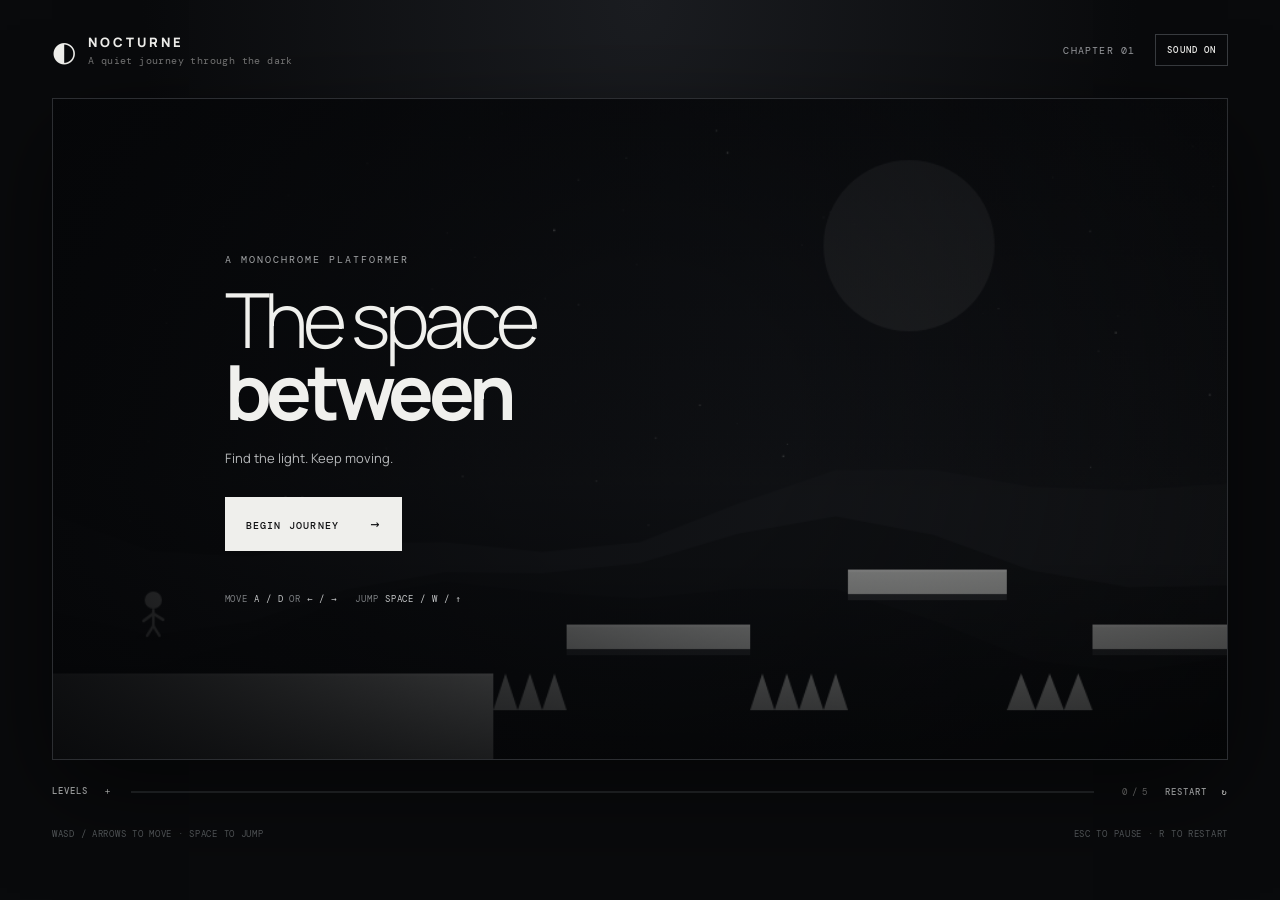
<file: index.html>
<!doctype html>
<html lang="en">
<head>
<meta charset="utf-8"><meta name="viewport" content="width=device-width,initial-scale=1,maximum-scale=1,user-scalable=no">
<title>NOCTURNE — Monochrome Platformer</title>
<link rel="stylesheet" href="style.css">
</head><body>
<div id="app">
  <header><div class="brand"><span class="mark">◐</span><div><strong>NOCTURNE</strong><small> A quiet journey through the dark</small></div></div><div class="header-right"><span id="levelLabel">CHAPTER 01</span><button id="soundBtn" aria-label="Toggle sound">SOUND ON</button></div></header>
  <main>
    <section class="game-shell"><canvas id="game" width="960" height="540" aria-label="Platform game"></canvas>
      <div id="overlay" class="overlay">
        <div class="overlay-card"><p class="eyebrow" id="overlayEyebrow">A MONOCHROME PLATFORMER</p><h1 id="overlayTitle">The space<br><em>between</em></h1><p id="overlayText">Find the light. Keep moving.</p><button id="overlayAction">BEGIN JOURNEY <span>→</span></button><div class="hint">MOVE <b>A / D</b> OR <b>← / →</b> &nbsp; JUMP <b>SPACE / W / ↑</b></div></div>
      </div>
      <div id="hud" class="hud hidden"><div class="hud-left"><span class="hud-dot"></span><span id="hudLevel">01 / 05</span><span class="separator">/</span><span id="hudName">THE THRESHOLD</span></div><div class="hud-right"><span id="deaths">0 FALLS</span><button id="pauseBtn">Ⅱ</button></div></div>
      <div id="toast" class="toast"></div>
    </section>
    <nav class="bottom-bar"><button id="levelsBtn">LEVELS <span>＋</span></button><div class="progress-track"><div id="progressFill"></div></div><span id="progressText">0 / 5</span><button id="restartBtn">RESTART <span>↻</span></button></nav>
    <section id="levelPanel" class="level-panel hidden"><div class="panel-head"><div><p class="eyebrow">SELECT A CHAPTER</p><h2>Choose your path</h2></div><button id="closeLevels">×</button></div><div id="levelGrid" class="level-grid"></div></section>
    <footer><span>WASD / ARROWS TO MOVE · SPACE TO JUMP</span><span>ESC TO PAUSE · R TO RESTART</span></footer>
  </main>
</div><script src="game.js"></script>
</body></html>
</file>
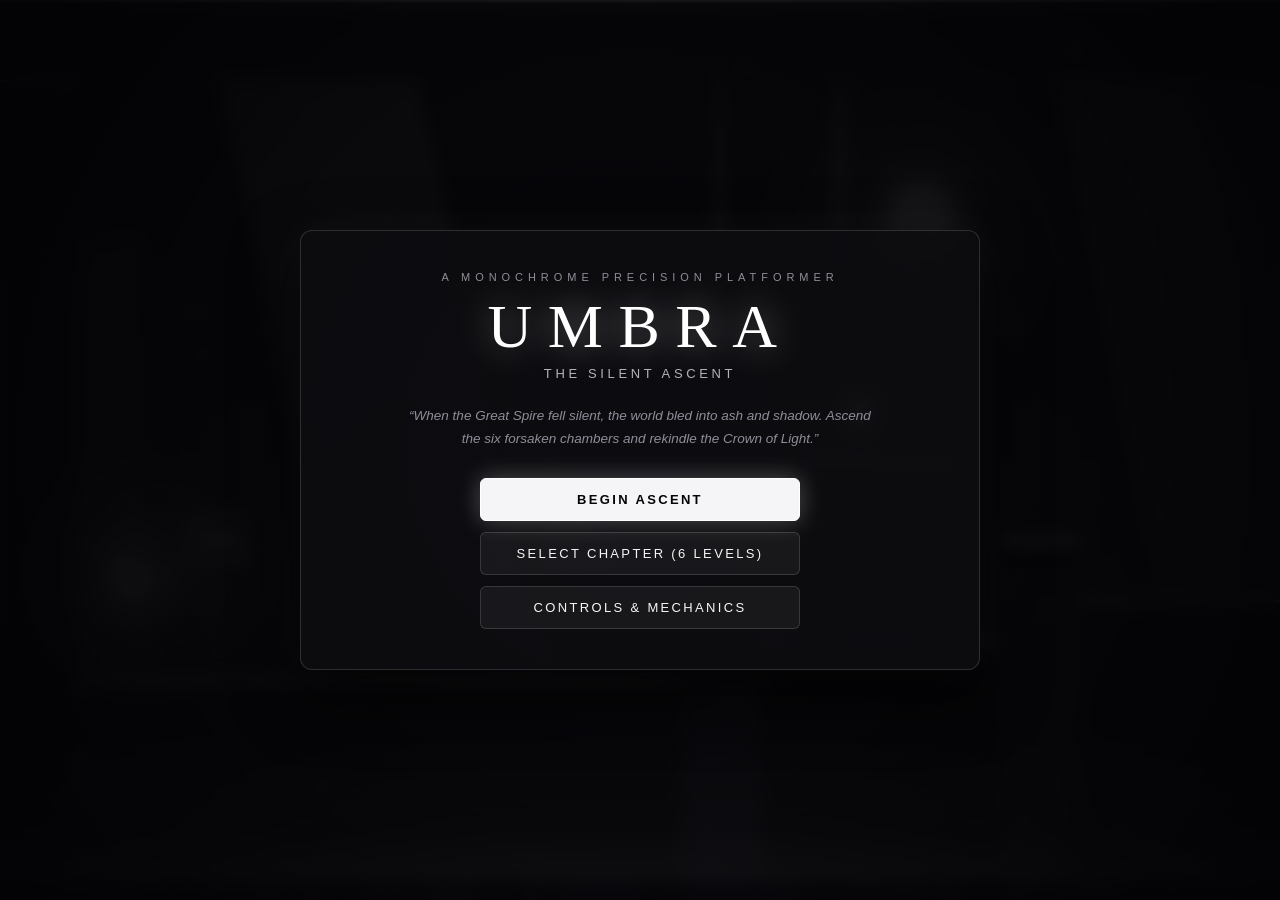
<file: geminiargon.html>
<!DOCTYPE html>
<html lang="en">
<head>
  <meta charset="UTF-8" />
  <meta name="viewport" content="width=device-width, initial-scale=1.0, maximum-scale=1.0, user-scalable=no" />
  <title>UMBRA: The Silent Ascent — Monochrome Browser Platformer</title>
  <style>
/* ==========================================================================
   UMBRA: THE SILENT ASCENT — Monochrome Atmospheric Platformer Stylesheet
   ========================================================================== */

:root {
  --bg-void: #050507;
  --bg-deep: #0b0b0e;
  --bg-panel: rgba(14, 14, 18, 0.88);
  --fg-pure: #f5f5f7;
  --fg-bright: #dcdce2;
  --fg-muted: #8e8e99;
  --fg-dim: #4a4a54;
  --border-subtle: rgba(255, 255, 255, 0.14);
  --border-bright: rgba(255, 255, 255, 0.45);
  --glow-soft: 0 0 24px rgba(255, 255, 255, 0.18);
  --glow-strong: 0 0 32px rgba(255, 255, 255, 0.42);
  --font-display: 'Cinzel', 'Georgia', 'Times New Roman', serif;
  --font-sans: 'Inter', -apple-system, BlinkMacSystemFont, 'Segoe UI', Roboto, sans-serif;
  --font-mono: 'JetBrains Mono', 'Fira Code', monospace;
}

* {
  box-sizing: border-box;
  margin: 0;
  padding: 0;
  user-select: none;
  -webkit-user-select: none;
}

html, body {
  width: 100%;
  height: 100%;
  overflow: hidden;
  background-color: var(--bg-void);
  color: var(--fg-pure);
  font-family: var(--font-sans);
  -webkit-font-smoothing: antialiased;
}

#app-root {
  position: relative;
  width: 100vw;
  height: 100vh;
  overflow: hidden;
  background: radial-gradient(circle at 50% 35%, #16161d 0%, #070709 70%, #030304 100%);
}

#game-canvas {
  display: block;
  width: 100%;
  height: 100%;
  cursor: crosshair;
}

/* Subtle CRT / Film Grain & Vignette Overlays */
.vignette-layer {
  position: absolute;
  inset: 0;
  pointer-events: none;
  background: radial-gradient(circle at center, transparent 52%, rgba(0, 0, 0, 0.72) 100%);
  z-index: 5;
}

.scanline-layer {
  position: absolute;
  inset: 0;
  pointer-events: none;
  background: repeating-linear-gradient(
    to bottom,
    rgba(255, 255, 255, 0) 0px,
    rgba(255, 255, 255, 0) 2px,
    rgba(0, 0, 0, 0.16) 3px,
    rgba(0, 0, 0, 0.16) 4px
  );
  opacity: 0.45;
  z-index: 6;
  transition: opacity 0.3s ease;
}

.scanline-layer.disabled {
  opacity: 0;
}

/* ==========================================================================
   TOP IN-GAME HUD
   ========================================================================== */
#hud-bar {
  position: absolute;
  top: 0;
  left: 0;
  right: 0;
  padding: 14px 22px;
  display: flex;
  align-items: center;
  justify-content: space-between;
  gap: 12px;
  z-index: 15;
  pointer-events: none;
  background: linear-gradient(to bottom, rgba(4, 4, 6, 0.82) 0%, rgba(4, 4, 6, 0) 100%);
  transition: opacity 0.35s ease, transform 0.35s ease;
}

#hud-bar.hidden {
  opacity: 0;
  transform: translateY(-12px);
}

.hud-left, .hud-center, .hud-right {
  display: flex;
  align-items: center;
  gap: 14px;
  pointer-events: auto;
}

.chapter-badge {
  display: flex;
  flex-direction: column;
}

.chapter-num {
  font-size: 10px;
  letter-spacing: 0.24em;
  text-transform: uppercase;
  color: var(--fg-muted);
  font-weight: 600;
}

.chapter-name {
  font-family: var(--font-display);
  font-size: 16px;
  letter-spacing: 0.08em;
  color: var(--fg-pure);
  text-shadow: 0 0 12px rgba(255, 255, 255, 0.3);
}

.hud-stat-group {
  display: flex;
  align-items: center;
  gap: 16px;
  background: rgba(12, 12, 16, 0.72);
  border: 1px solid var(--border-subtle);
  padding: 6px 14px;
  border-radius: 999px;
  backdrop-filter: blur(8px);
}

.hud-stat {
  display: flex;
  align-items: center;
  gap: 6px;
  font-size: 12px;
  color: var(--fg-bright);
  font-family: var(--font-mono);
}

.hud-stat-label {
  color: var(--fg-muted);
  font-family: var(--font-sans);
  font-size: 11px;
  text-transform: uppercase;
  letter-spacing: 0.1em;
}

.ability-pills {
  display: flex;
  align-items: center;
  gap: 6px;
}

.ability-pill {
  font-size: 10px;
  letter-spacing: 0.12em;
  text-transform: uppercase;
  padding: 4px 9px;
  border-radius: 4px;
  border: 1px solid var(--border-subtle);
  background: rgba(255, 255, 255, 0.04);
  color: var(--fg-muted);
  transition: all 0.25s ease;
}

.ability-pill.unlocked {
  color: var(--fg-pure);
  border-color: rgba(255, 255, 255, 0.38);
  background: rgba(255, 255, 255, 0.1);
  box-shadow: 0 0 10px rgba(255, 255, 255, 0.12);
}

.ability-pill.cooldown {
  opacity: 0.4;
}

.icon-btn {
  background: rgba(15, 15, 20, 0.75);
  color: var(--fg-bright);
  border: 1px solid var(--border-subtle);
  border-radius: 6px;
  padding: 7px 11px;
  font-size: 12px;
  font-family: var(--font-sans);
  letter-spacing: 0.08em;
  text-transform: uppercase;
  cursor: pointer;
  display: inline-flex;
  align-items: center;
  gap: 6px;
  transition: all 0.18s ease;
  backdrop-filter: blur(6px);
}

.icon-btn:hover {
  background: rgba(255, 255, 255, 0.14);
  color: #ffffff;
  border-color: var(--border-bright);
  box-shadow: var(--glow-soft);
  transform: translateY(-1px);
}

.icon-btn:active {
  transform: translateY(0);
}

/* ==========================================================================
   CHAPTER BANNER & TOAST ANNOUNCEMENTS
   ========================================================================== */
#chapter-banner {
  position: absolute;
  top: 22%;
  left: 50%;
  transform: translate(-50%, -50%);
  text-align: center;
  pointer-events: none;
  z-index: 14;
  opacity: 0;
  transition: opacity 0.9s cubic-bezier(0.22, 1, 0.36, 1), transform 0.9s cubic-bezier(0.22, 1, 0.36, 1);
}

#chapter-banner.visible {
  opacity: 1;
  transform: translate(-50%, -50%) scale(1.02);
}

.banner-numeral {
  font-size: 12px;
  letter-spacing: 0.42em;
  text-transform: uppercase;
  color: var(--fg-muted);
  margin-bottom: 8px;
}

.banner-title {
  font-family: var(--font-display);
  font-size: clamp(26px, 4.5vw, 44px);
  font-weight: 400;
  letter-spacing: 0.18em;
  text-transform: uppercase;
  color: var(--fg-pure);
  text-shadow: 0 0 28px rgba(255, 255, 255, 0.45);
}

.banner-line {
  width: 120px;
  height: 1px;
  background: linear-gradient(90deg, transparent, rgba(255, 255, 255, 0.7), transparent);
  margin: 12px auto;
}

.banner-subtitle {
  font-size: 13px;
  letter-spacing: 0.16em;
  color: var(--fg-bright);
  font-style: italic;
  opacity: 0.85;
}

/* ==========================================================================
   MODAL OVERLAYS (MAIN MENU, LEVEL SELECT, PAUSE, VICTORY, CONTROLS)
   ========================================================================== */
.overlay-screen {
  position: absolute;
  inset: 0;
  display: flex;
  align-items: center;
  justify-content: center;
  padding: 20px;
  z-index: 25;
  background: radial-gradient(circle at center, rgba(8, 8, 12, 0.68) 0%, rgba(3, 3, 5, 0.92) 100%);
  backdrop-filter: blur(8px);
  opacity: 1;
  transition: opacity 0.35s ease, visibility 0.35s ease;
}

.overlay-screen.hidden {
  opacity: 0;
  visibility: hidden;
  pointer-events: none;
}

.modal-card {
  width: 100%;
  max-width: 680px;
  max-height: 90vh;
  overflow-y: auto;
  background: var(--bg-panel);
  border: 1px solid var(--border-subtle);
  border-radius: 12px;
  padding: clamp(24px, 4vw, 40px);
  box-shadow: 0 24px 64px rgba(0, 0, 0, 0.85), 0 0 40px rgba(255, 255, 255, 0.05);
  text-align: center;
  position: relative;
}

.modal-card::-webkit-scrollbar {
  width: 6px;
}
.modal-card::-webkit-scrollbar-thumb {
  background: rgba(255, 255, 255, 0.2);
  border-radius: 3px;
}

.game-logo-pre {
  font-size: 11px;
  letter-spacing: 0.45em;
  text-transform: uppercase;
  color: var(--fg-muted);
  margin-bottom: 8px;
}

.game-logo-title {
  font-family: var(--font-display);
  font-size: clamp(36px, 6vw, 62px);
  font-weight: 400;
  letter-spacing: 0.25em;
  color: #ffffff;
  text-shadow: 0 0 36px rgba(255, 255, 255, 0.45);
  margin-bottom: 4px;
}

.game-logo-sub {
  font-size: 13px;
  letter-spacing: 0.28em;
  text-transform: uppercase;
  color: var(--fg-bright);
  opacity: 0.8;
  margin-bottom: 24px;
}

.lore-quote {
  font-size: 13.5px;
  line-height: 1.65;
  color: var(--fg-muted);
  max-width: 480px;
  margin: 0 auto 28px;
  font-style: italic;
}

.menu-btn-stack {
  display: flex;
  flex-direction: column;
  gap: 11px;
  max-width: 320px;
  margin: 0 auto;
}

.menu-btn {
  background: rgba(255, 255, 255, 0.05);
  color: var(--fg-pure);
  border: 1px solid var(--border-subtle);
  padding: 13px 22px;
  border-radius: 6px;
  font-size: 13px;
  letter-spacing: 0.18em;
  text-transform: uppercase;
  font-weight: 500;
  cursor: pointer;
  transition: all 0.22s ease;
  display: flex;
  align-items: center;
  justify-content: center;
  gap: 10px;
}

.menu-btn:hover {
  background: rgba(255, 255, 255, 0.15);
  border-color: var(--fg-pure);
  box-shadow: var(--glow-soft);
  transform: translateY(-1px);
}

.menu-btn.primary {
  background: #f5f5f7;
  color: #050507;
  border-color: #ffffff;
  font-weight: 600;
  box-shadow: 0 0 24px rgba(255, 255, 255, 0.28);
}

.menu-btn.primary:hover {
  background: #ffffff;
  box-shadow: var(--glow-strong);
}

/* ==========================================================================
   LEVEL SELECT GRID
   ========================================================================== */
.level-grid {
  display: grid;
  grid-template-columns: repeat(auto-fit, minmax(185px, 1fr));
  gap: 12px;
  margin: 20px 0 24px;
  text-align: left;
}

.level-card {
  background: rgba(255, 255, 255, 0.03);
  border: 1px solid var(--border-subtle);
  border-radius: 8px;
  padding: 14px;
  cursor: pointer;
  transition: all 0.2s ease;
  display: flex;
  flex-direction: column;
  justify-content: space-between;
  min-height: 126px;
  position: relative;
  overflow: hidden;
}

.level-card:hover {
  background: rgba(255, 255, 255, 0.1);
  border-color: var(--border-bright);
  transform: translateY(-2px);
  box-shadow: var(--glow-soft);
}

.level-card.completed {
  border-color: rgba(255, 255, 255, 0.35);
}

.level-card-num {
  font-size: 10px;
  letter-spacing: 0.2em;
  text-transform: uppercase;
  color: var(--fg-muted);
}

.level-card-title {
  font-family: var(--font-display);
  font-size: 15px;
  color: var(--fg-pure);
  margin: 4px 0 6px;
}

.level-card-desc {
  font-size: 11px;
  color: var(--fg-muted);
  line-height: 1.4;
  margin-bottom: 10px;
}

.level-card-meta {
  display: flex;
  align-items: center;
  justify-content: space-between;
  font-family: var(--font-mono);
  font-size: 11px;
  color: var(--fg-bright);
  border-top: 1px solid rgba(255, 255, 255, 0.08);
  padding-top: 8px;
}

/* ==========================================================================
   CONTROLS & MECHANICS REFERENCE
   ========================================================================== */
.controls-grid {
  display: grid;
  grid-template-columns: repeat(auto-fit, minmax(220px, 1fr));
  gap: 12px;
  text-align: left;
  margin: 18px 0 24px;
}

.control-item {
  background: rgba(255, 255, 255, 0.03);
  border: 1px solid var(--border-subtle);
  border-radius: 8px;
  padding: 12px 14px;
}

.control-keys {
  display: flex;
  flex-wrap: wrap;
  gap: 6px;
  margin-bottom: 6px;
}

.kbd-tag {
  background: rgba(255, 255, 255, 0.12);
  border: 1px solid rgba(255, 255, 255, 0.28);
  border-radius: 4px;
  padding: 2px 7px;
  font-family: var(--font-mono);
  font-size: 11px;
  color: #ffffff;
}

.control-desc {
  font-size: 12px;
  color: var(--fg-muted);
  line-height: 1.45;
}

/* ==========================================================================
   STATS SUMMARY TABLE (LEVEL COMPLETE / VICTORY)
   ========================================================================== */
.stats-showcase {
  display: grid;
  grid-template-columns: repeat(4, 1fr);
  gap: 10px;
  margin: 22px 0;
}

.stat-box {
  background: rgba(255, 255, 255, 0.04);
  border: 1px solid var(--border-subtle);
  border-radius: 8px;
  padding: 14px 10px;
}

.stat-box-label {
  font-size: 10px;
  letter-spacing: 0.16em;
  text-transform: uppercase;
  color: var(--fg-muted);
  margin-bottom: 6px;
}

.stat-box-val {
  font-family: var(--font-mono);
  font-size: 20px;
  color: var(--fg-pure);
  font-weight: 600;
}

/* ==========================================================================
   TOUCH / ON-SCREEN CONTROLS (MOBILE / TABLET / OPTIONAL DESKTOP)
   ========================================================================== */
#touch-controls {
  position: absolute;
  bottom: 18px;
  left: 18px;
  right: 18px;
  display: flex;
  align-items: flex-end;
  justify-content: space-between;
  pointer-events: none;
  z-index: 20;
}

#touch-controls.hidden {
  display: none;
}

.touch-cluster {
  display: flex;
  gap: 10px;
  pointer-events: auto;
}

.touch-btn {
  width: 56px;
  height: 56px;
  border-radius: 50%;
  background: rgba(18, 18, 24, 0.72);
  border: 1.5px solid rgba(255, 255, 255, 0.32);
  color: #ffffff;
  font-size: 16px;
  font-weight: 600;
  display: flex;
  align-items: center;
  justify-content: center;
  cursor: pointer;
  backdrop-filter: blur(6px);
  box-shadow: 0 4px 16px rgba(0, 0, 0, 0.6);
  transition: transform 0.1s ease, background 0.1s ease;
  touch-action: manipulation;
}

.touch-btn:active, .touch-btn.pressed {
  background: rgba(255, 255, 255, 0.28);
  border-color: #ffffff;
  transform: scale(0.93);
}

.touch-btn.action-label {
  font-size: 11px;
  letter-spacing: 0.08em;
  text-transform: uppercase;
}

@media (max-width: 768px) {
  #hud-bar {
    padding: 10px 12px;
    flex-wrap: wrap;
  }
  .ability-pills {
    display: none;
  }
  .stats-showcase {
    grid-template-columns: repeat(2, 1fr);
  }
}

  </style>
</head>
<body>
  <div id="app-root">
    <canvas id="game-canvas"></canvas>
    <div class="vignette-layer"></div>
    <div id="scanline-layer" class="scanline-layer"></div>

    <!-- TOP IN-GAME HUD -->
    <header id="hud-bar" class="hidden">
      <div class="hud-left">
        <div class="chapter-badge">
          <span id="hud-chapter-num" class="chapter-num">Chapter I</span>
          <span id="hud-chapter-name" class="chapter-name">The Sunken Ossuary</span>
        </div>
        <div class="ability-pills">
          <span class="ability-pill unlocked">Jump / Double Jump</span>
          <span class="ability-pill unlocked">Wall Cling</span>
          <span id="pill-dash" class="ability-pill">Dash: Ch.IV</span>
        </div>
      </div>

      <div class="hud-center">
        <div class="hud-stat-group">
          <div class="hud-stat">
            <span class="hud-stat-label">Time</span>
            <span id="hud-timer">00:00.0</span>
          </div>
          <div class="hud-stat">
            <span class="hud-stat-label">Lumen</span>
            <span id="hud-shards">0/3</span>
          </div>
          <div class="hud-stat">
            <span class="hud-stat-label">Falls</span>
            <span id="hud-deaths">0</span>
          </div>
        </div>
      </div>

      <div class="hud-right">
        <button id="btn-hud-touch" class="icon-btn" title="Toggle On-Screen Controls">Touch UI</button>
        <button id="btn-hud-mute" class="icon-btn" title="Mute / Unmute Audio (M)">Sound: On</button>
        <button id="btn-hud-restart" class="icon-btn" title="Respawn at Checkpoint (R)">Respawn</button>
        <button id="btn-hud-pause" class="icon-btn" title="Pause Game (Esc / P)">Pause</button>
      </div>
    </header>

    <!-- CHAPTER ANNOUNCEMENT BANNER -->
    <div id="chapter-banner">
      <div id="banner-numeral" class="banner-numeral">Chapter I</div>
      <h1 id="banner-title" class="banner-title">The Sunken Ossuary</h1>
      <div class="banner-line"></div>
      <p id="banner-subtitle" class="banner-subtitle">Beneath the silent roots of a forgotten world, a single ember stirs.</p>
    </div>

    <!-- MAIN MENU OVERLAY -->
    <section id="menu-overlay" class="overlay-screen">
      <div class="modal-card">
        <div class="game-logo-pre">A Monochrome Precision Platformer</div>
        <h1 class="game-logo-title">UMBRA</h1>
        <div class="game-logo-sub">The Silent Ascent</div>
        <p class="lore-quote">
          “When the Great Spire fell silent, the world bled into ash and shadow.
          Ascend the six forsaken chambers and rekindle the Crown of Light.”
        </p>
        <div class="menu-btn-stack">
          <button id="btn-play-continue" class="menu-btn primary">Begin Ascent</button>
          <button id="btn-open-levels" class="menu-btn">Select Chapter (6 Levels)</button>
          <button id="btn-open-controls" class="menu-btn">Controls &amp; Mechanics</button>
        </div>
      </div>
    </section>

    <!-- LEVEL SELECT OVERLAY -->
    <section id="levels-overlay" class="overlay-screen hidden">
      <div class="modal-card">
        <div class="game-logo-pre">Chronicle of the Spire</div>
        <h2 class="game-logo-title" style="font-size: 32px; letter-spacing: 0.16em;">Select Chapter</h2>
        <div id="level-select-grid" class="level-grid"></div>
        <div style="display: flex; flex-wrap: wrap; gap: 10px; justify-content: center;">
          <button id="btn-levels-back" class="menu-btn" style="min-width: 150px;">Back</button>
          <button id="btn-unlock-all" class="menu-btn" style="min-width: 190px;">Unlock All Chapters</button>
          <button id="btn-reset-save" class="icon-btn" style="padding: 10px 16px;">Reset Progress</button>
        </div>
      </div>
    </section>

    <!-- CONTROLS & MECHANICS OVERLAY -->
    <section id="controls-overlay" class="overlay-screen hidden">
      <div class="modal-card">
        <div class="game-logo-pre">Master the Movement</div>
        <h2 class="game-logo-title" style="font-size: 30px; letter-spacing: 0.14em;">Controls &amp; Mechanics</h2>
        <div class="controls-grid">
          <div class="control-item">
            <div class="control-keys">
              <span class="kbd-tag">A / D</span>
              <span class="kbd-tag">← / →</span>
            </div>
            <div class="control-desc"><strong>Run &amp; Strafe:</strong> Responsive acceleration with mid-air directional control.</div>
          </div>
          <div class="control-item">
            <div class="control-keys">
              <span class="kbd-tag">Space</span>
              <span class="kbd-tag">W / ↑ / Z</span>
            </div>
            <div class="control-desc"><strong>Jump &amp; Double Jump:</strong> Hold longer for higher arcs. Press again in mid-air for a Soul Jump.</div>
          </div>
          <div class="control-item">
            <div class="control-keys">
              <span class="kbd-tag">Wall + Jump</span>
            </div>
            <div class="control-desc"><strong>Wall Cling &amp; Kick:</strong> Slide down vertical stone walls and jump off to scale shafts.</div>
          </div>
          <div class="control-item">
            <div class="control-keys">
              <span class="kbd-tag">Shift</span>
              <span class="kbd-tag">X / K</span>
            </div>
            <div class="control-desc"><strong>Shadow Dash (Ch. IV+):</strong> Instant horizontal burst across wide chasms. Resets on landing.</div>
          </div>
          <div class="control-item">
            <div class="control-keys">
              <span class="kbd-tag">R</span>
              <span class="kbd-tag">Esc / P</span>
            </div>
            <div class="control-desc"><strong>Quick Respawn &amp; Pause:</strong> Instant respawn at your last lit Lantern Checkpoint.</div>
          </div>
          <div class="control-item">
            <div class="control-keys">
              <span class="kbd-tag">✦ Lumen Shards</span>
            </div>
            <div class="control-desc"><strong>Optional Challenge:</strong> Each chapter hides 3 Lumen Shards along perilous side routes.</div>
          </div>
        </div>
        <button id="btn-controls-back" class="menu-btn primary" style="max-width: 220px; margin: 0 auto;">Return</button>
      </div>
    </section>

    <!-- PAUSE MENU OVERLAY -->
    <section id="pause-overlay" class="overlay-screen hidden">
      <div class="modal-card" style="max-width: 440px;">
        <div class="game-logo-pre">Ascent Suspended</div>
        <h2 class="game-logo-title" style="font-size: 32px; margin-bottom: 20px;">Paused</h2>
        <div class="menu-btn-stack">
          <button id="btn-pause-resume" class="menu-btn primary">Resume Ascent</button>
          <button id="btn-pause-checkpoint" class="menu-btn">Respawn at Checkpoint</button>
          <button id="btn-pause-restart-level" class="menu-btn">Restart Chapter</button>
          <button id="btn-pause-levels" class="menu-btn">Select Chapter</button>
          <button id="btn-pause-scanlines" class="menu-btn">Film Scanlines: On</button>
          <button id="btn-pause-menu" class="menu-btn">Main Menu</button>
        </div>
      </div>
    </section>

    <!-- LEVEL COMPLETE OVERLAY -->
    <section id="complete-overlay" class="overlay-screen hidden">
      <div class="modal-card" style="max-width: 540px;">
        <div class="game-logo-pre">Chamber Transcended</div>
        <h2 id="complete-chapter-title" class="game-logo-title" style="font-size: 26px; letter-spacing: 0.12em; margin-bottom: 8px;">Chapter I</h2>
        <div class="stats-showcase">
          <div class="stat-box">
            <div class="stat-box-label">Time</div>
            <div id="complete-time" class="stat-box-val">00:34.2</div>
          </div>
          <div class="stat-box">
            <div class="stat-box-label">Falls</div>
            <div id="complete-deaths" class="stat-box-val">0</div>
          </div>
          <div class="stat-box">
            <div class="stat-box-label">Lumen</div>
            <div id="complete-shards" class="stat-box-val">3/3</div>
          </div>
          <div class="stat-box">
            <div class="stat-box-label">Rank</div>
            <div id="complete-rank" class="stat-box-val">S</div>
          </div>
        </div>
        <div class="menu-btn-stack">
          <button id="btn-next-level" class="menu-btn primary">Next Chapter →</button>
          <button id="btn-complete-replay" class="menu-btn">Replay Chapter</button>
          <button id="btn-complete-levels" class="menu-btn">Chapter Select</button>
        </div>
      </div>
    </section>

    <!-- FINAL VICTORY OVERLAY -->
    <section id="victory-overlay" class="overlay-screen hidden">
      <div class="modal-card" style="max-width: 580px;">
        <div class="game-logo-pre">The Great Beacon is Rekindled</div>
        <h2 class="game-logo-title" style="font-size: 34px; letter-spacing: 0.16em;">Dawn Restored</h2>
        <p class="lore-quote" style="margin-bottom: 16px;">
          “Through iron, abyss, and silence, the tiny vessel carried the final spark to the summit.
          The Spire shines once more across the monochrome sea.”
        </p>
        <div class="stats-showcase">
          <div class="stat-box">
            <div class="stat-box-label">Total Time</div>
            <div id="victory-time" class="stat-box-val">03:45.0</div>
          </div>
          <div class="stat-box">
            <div class="stat-box-label">Total Falls</div>
            <div id="victory-deaths" class="stat-box-val">4</div>
          </div>
          <div class="stat-box">
            <div class="stat-box-label">Lumen Shards</div>
            <div id="victory-shards" class="stat-box-val">18/18</div>
          </div>
          <div class="stat-box">
            <div class="stat-box-label">Mastery</div>
            <div id="victory-rank" class="stat-box-val">S</div>
          </div>
        </div>
        <div class="menu-btn-stack">
          <button id="btn-victory-replay" class="menu-btn primary">Play Again from Chapter I</button>
          <button id="btn-victory-levels" class="menu-btn">Select Chapter</button>
        </div>
      </div>
    </section>

    <!-- ON-SCREEN TOUCH / MOBILE CONTROLS -->
    <div id="touch-controls" class="hidden">
      <div class="touch-cluster">
        <button id="touch-left" class="touch-btn" aria-label="Move Left">◀</button>
        <button id="touch-right" class="touch-btn" aria-label="Move Right">▶</button>
      </div>
      <div class="touch-cluster">
        <button id="touch-dash" class="touch-btn action-label" aria-label="Shadow Dash">Dash</button>
        <button id="touch-jump" class="touch-btn action-label" aria-label="Jump">Jump</button>
      </div>
    </div>
  </div>

  <script>
/* ==========================================================================
   UMBRA: THE SILENT ASCENT — Web Audio API Procedural Sound Engine
   Synthesizes atmospheric wind/drone ambience and crisp monochrome SFX
   without requiring any external audio files.
   ========================================================================== */

class UmbraAudio {
  constructor() {
    this.ctx = null;
    this.muted = false;
    this.initialized = false;
    this.ambientGain = null;
    this.masterGain = null;
    this.windFilter = null;
  }

  init() {
    if (this.initialized) {
      if (this.ctx && this.ctx.state === 'suspended') {
        this.ctx.resume().catch(() => {});
      }
      return;
    }
    try {
      const AudioCtx = window.AudioContext || window.webkitAudioContext;
      if (!AudioCtx) return;
      this.ctx = new AudioCtx();
      this.masterGain = this.ctx.createGain();
      this.masterGain.gain.value = this.muted ? 0 : 0.65;
      this.masterGain.connect(this.ctx.destination);

      this.startAmbientDrone();
      this.initialized = true;
    } catch (e) {
      // AudioContext blocked or unsupported
    }
  }

  startAmbientDrone() {
    if (!this.ctx) return;
    try {
      this.ambientGain = this.ctx.createGain();
      this.ambientGain.gain.value = 0.14;
      this.ambientGain.connect(this.masterGain);

      // Subtle low sub-drone oscillators (A1 + E2 fifth interval)
      const freqs = [55, 82.41, 110];
      freqs.forEach((f, idx) => {
        const osc = this.ctx.createOscillator();
        const g = this.ctx.createGain();
        osc.type = idx === 2 ? 'triangle' : 'sine';
        osc.frequency.value = f;
        g.gain.value = idx === 0 ? 0.35 : 0.12;

        const filter = this.ctx.createBiquadFilter();
        filter.type = 'lowpass';
        filter.frequency.value = 180;

        osc.connect(filter);
        filter.connect(g);
        g.connect(this.ambientGain);
        osc.start();
      });

      // Procedural filtered pink/wind noise buffer
      const bufferSize = this.ctx.sampleRate * 3;
      const noiseBuffer = this.ctx.createBuffer(1, bufferSize, this.ctx.sampleRate);
      const output = noiseBuffer.getChannelData(0);
      let b0 = 0, b1 = 0, b2 = 0, b3 = 0, b4 = 0, b5 = 0, b6 = 0;
      for (let i = 0; i < bufferSize; i++) {
        const white = Math.random() * 2 - 1;
        b0 = 0.99886 * b0 + white * 0.0555179;
        b1 = 0.99332 * b1 + white * 0.0750759;
        b2 = 0.96900 * b2 + white * 0.1538520;
        b3 = 0.86650 * b3 + white * 0.3104856;
        b4 = 0.55000 * b4 + white * 0.5329522;
        b5 = -0.7616 * b5 - white * 0.0168980;
        output[i] = (b0 + b1 + b2 + b3 + b4 + b5 + b6 + white * 0.5362) * 0.025;
        b6 = white * 0.115926;
      }

      const whiteNoise = this.ctx.createBufferSource();
      whiteNoise.buffer = noiseBuffer;
      whiteNoise.loop = true;

      this.windFilter = this.ctx.createBiquadFilter();
      this.windFilter.type = 'bandpass';
      this.windFilter.frequency.value = 320;
      this.windFilter.Q.value = 1.8;

      const windGain = this.ctx.createGain();
      windGain.gain.value = 0.45;

      whiteNoise.connect(this.windFilter);
      this.windFilter.connect(windGain);
      windGain.connect(this.ambientGain);
      whiteNoise.start();
    } catch (e) {}
  }

  toggleMute() {
    this.init();
    this.muted = !this.muted;
    if (this.masterGain && this.ctx) {
      this.masterGain.gain.setTargetAtTime(this.muted ? 0 : 0.65, this.ctx.currentTime, 0.05);
    }
    return this.muted;
  }

  setMute(flag) {
    this.muted = Boolean(flag);
    if (this.masterGain && this.ctx) {
      this.masterGain.gain.setTargetAtTime(this.muted ? 0 : 0.65, this.ctx.currentTime, 0.05);
    }
  }

  playJump(isDoubleOrWall = false) {
    if (this.muted || !this.ctx) return;
    const now = this.ctx.currentTime;
    const osc = this.ctx.createOscillator();
    const gain = this.ctx.createGain();
    osc.type = 'sine';
    const base = isDoubleOrWall ? 230 : 165;
    osc.frequency.setValueAtTime(base, now);
    osc.frequency.exponentialRampToValueAtTime(base * 2.15, now + 0.13);

    gain.gain.setValueAtTime(0.18, now);
    gain.gain.exponentialRampToValueAtTime(0.001, now + 0.15);

    osc.connect(gain);
    gain.connect(this.masterGain);
    osc.start(now);
    osc.stop(now + 0.16);
  }

  playLand(intensity = 0.5) {
    if (this.muted || !this.ctx) return;
    const now = this.ctx.currentTime;
    const osc = this.ctx.createOscillator();
    const gain = this.ctx.createGain();
    osc.type = 'triangle';
    osc.frequency.setValueAtTime(110, now);
    osc.frequency.exponentialRampToValueAtTime(38, now + 0.09);

    const vol = Math.min(0.24, Math.max(0.05, intensity * 0.2));
    gain.gain.setValueAtTime(vol, now);
    gain.gain.exponentialRampToValueAtTime(0.001, now + 0.1);

    osc.connect(gain);
    gain.connect(this.masterGain);
    osc.start(now);
    osc.stop(now + 0.11);
  }

  playStep() {
    if (this.muted || !this.ctx) return;
    const now = this.ctx.currentTime;
    const osc = this.ctx.createOscillator();
    const gain = this.ctx.createGain();
    osc.type = 'sine';
    osc.frequency.setValueAtTime(95 + Math.random() * 25, now);
    osc.frequency.exponentialRampToValueAtTime(45, now + 0.045);

    gain.gain.setValueAtTime(0.045, now);
    gain.gain.exponentialRampToValueAtTime(0.001, now + 0.05);

    osc.connect(gain);
    gain.connect(this.masterGain);
    osc.start(now);
    osc.stop(now + 0.055);
  }

  playDash() {
    if (this.muted || !this.ctx) return;
    const now = this.ctx.currentTime;
    // Filtered frequency sweep + airy burst
    const osc = this.ctx.createOscillator();
    const gain = this.ctx.createGain();
    osc.type = 'sawtooth';
    osc.frequency.setValueAtTime(340, now);
    osc.frequency.exponentialRampToValueAtTime(90, now + 0.18);

    const filter = this.ctx.createBiquadFilter();
    filter.type = 'lowpass';
    filter.frequency.setValueAtTime(1100, now);
    filter.frequency.exponentialRampToValueAtTime(220, now + 0.18);

    gain.gain.setValueAtTime(0.22, now);
    gain.gain.exponentialRampToValueAtTime(0.001, now + 0.19);

    osc.connect(filter);
    filter.connect(gain);
    gain.connect(this.masterGain);
    osc.start(now);
    osc.stop(now + 0.2);
  }

  playCheckpoint() {
    if (this.muted || !this.ctx) return;
    const now = this.ctx.currentTime;
    const notes = [440, 554.37, 659.25, 880];
    notes.forEach((freq, idx) => {
      const osc = this.ctx.createOscillator();
      const gain = this.ctx.createGain();
      osc.type = 'sine';
      osc.frequency.setValueAtTime(freq, now + idx * 0.06);

      gain.gain.setValueAtTime(0.001, now + idx * 0.06);
      gain.gain.linearRampToValueAtTime(0.14, now + idx * 0.06 + 0.02);
      gain.gain.exponentialRampToValueAtTime(0.0008, now + idx * 0.06 + 0.65);

      osc.connect(gain);
      gain.connect(this.masterGain);
      osc.start(now + idx * 0.06);
      osc.stop(now + idx * 0.06 + 0.7);
    });
  }

  playShard() {
    if (this.muted || !this.ctx) return;
    const now = this.ctx.currentTime;
    const notes = [587.33, 880, 1174.66];
    notes.forEach((freq, idx) => {
      const osc = this.ctx.createOscillator();
      const gain = this.ctx.createGain();
      osc.type = 'triangle';
      osc.frequency.setValueAtTime(freq, now + idx * 0.045);

      gain.gain.setValueAtTime(0.16, now + idx * 0.045);
      gain.gain.exponentialRampToValueAtTime(0.001, now + idx * 0.045 + 0.45);

      osc.connect(gain);
      gain.connect(this.masterGain);
      osc.start(now + idx * 0.045);
      osc.stop(now + idx * 0.045 + 0.48);
    });
  }

  playGeyser() {
    if (this.muted || !this.ctx) return;
    const now = this.ctx.currentTime;
    const osc = this.ctx.createOscillator();
    const gain = this.ctx.createGain();
    osc.type = 'sine';
    osc.frequency.setValueAtTime(150, now);
    osc.frequency.exponentialRampToValueAtTime(520, now + 0.25);

    gain.gain.setValueAtTime(0.2, now);
    gain.gain.exponentialRampToValueAtTime(0.001, now + 0.28);

    osc.connect(gain);
    gain.connect(this.masterGain);
    osc.start(now);
    osc.stop(now + 0.3);
  }

  playDeath() {
    if (this.muted || !this.ctx) return;
    const now = this.ctx.currentTime;
    const freqs = [190, 135, 92];
    freqs.forEach((f) => {
      const osc = this.ctx.createOscillator();
      const gain = this.ctx.createGain();
      osc.type = 'sawtooth';
      osc.frequency.setValueAtTime(f, now);
      osc.frequency.exponentialRampToValueAtTime(28, now + 0.35);

      const filter = this.ctx.createBiquadFilter();
      filter.type = 'lowpass';
      filter.frequency.value = 420;

      gain.gain.setValueAtTime(0.15, now);
      gain.gain.exponentialRampToValueAtTime(0.001, now + 0.38);

      osc.connect(filter);
      filter.connect(gain);
      gain.connect(this.masterGain);
      osc.start(now);
      osc.stop(now + 0.4);
    });
  }

  playLevelComplete() {
    if (this.muted || !this.ctx) return;
    const now = this.ctx.currentTime;
    const chord = [220, 277.18, 329.63, 440, 659.25, 880];
    chord.forEach((freq, idx) => {
      const osc = this.ctx.createOscillator();
      const gain = this.ctx.createGain();
      osc.type = idx % 2 === 0 ? 'sine' : 'triangle';
      osc.frequency.setValueAtTime(freq, now + idx * 0.08);

      gain.gain.setValueAtTime(0.001, now + idx * 0.08);
      gain.gain.linearRampToValueAtTime(0.14, now + idx * 0.08 + 0.04);
      gain.gain.exponentialRampToValueAtTime(0.0005, now + idx * 0.08 + 1.4);

      osc.connect(gain);
      gain.connect(this.masterGain);
      osc.start(now + idx * 0.08);
      osc.stop(now + idx * 0.08 + 1.45);
    });
  }
}

window.UmbraAudio = UmbraAudio;

/* ==========================================================================
   UMBRA: THE SILENT ASCENT — 6 Handcrafted Monochrome Levels
   Coordinate system is in grid units (1 unit = 40px).
   Physics reference:
   - Max Single Jump Height: ~2.53 units
   - Max Horizontal Jump Distance (flat): ~4.5 units
   - Wall Jump: climbs any vertical wall or shaft
   - Shadow Dash: ~4.2 units horizontal burst in mid-air
   ========================================================================== */

const UMBRA_LEVELS = [
  // =========================================================================
  // CHAPTER I: THE SUNKEN OSSUARY
  // Theme: Ancient subterranean sanctuary. Teaches movement, variable jump,
  // spikes, Lantern Checkpoints, and Lumen Shards through visual runes.
  // =========================================================================
  {
    id: 1,
    numeral: "Chapter I",
    title: "The Sunken Ossuary",
    subtitle: "Beneath the silent roots of a forgotten world, a single ember stirs.",
    mechanicsDesc: "Precision Jumping • Spikes • Lantern Checkpoints",
    dashUnlocked: false,
    bounds: { width: 86, height: 22 },
    spawn: { x: 3, y: 15 },
    portal: { x: 80, y: 10 },
    lightBeams: [
      { x: 5, width: 5, angle: 0.22, alpha: 0.13 },
      { x: 26, width: 6, angle: 0.2, alpha: 0.11 },
      { x: 50, width: 5, angle: 0.24, alpha: 0.12 },
      { x: 77, width: 7, angle: 0.18, alpha: 0.16 }
    ],
    scenery: [
      { type: "pillar", x: 2, y: 6, w: 1.5, h: 11 },
      { type: "arch", x: 9, y: 11, w: 5, h: 6 },
      { type: "chain", x: 18, y: 0, h: 9 },
      { type: "chain", x: 21, y: 0, h: 7 },
      { type: "monolith", x: 35, y: 9, w: 2.2, h: 7 },
      { type: "tree", x: 52, y: 10, scale: 1.1 },
      { type: "arch", x: 77, y: 6, w: 6, h: 6 },
      { type: "glyph", x: 5.5, y: 13.5, glyph: "MOVE" },
      { type: "glyph", x: 14.5, y: 13.5, glyph: "JUMP" },
      { type: "glyph", x: 36, y: 11.5, glyph: "LANTERN" }
    ],
    platforms: [
      // Ceiling & border framing
      { x: 0, y: 0, w: 86, h: 2, style: "stone" },
      { x: 0, y: 2, w: 2, h: 20, style: "stone" },
      { x: 84, y: 2, w: 2, h: 20, style: "stone" },

      // Opening chamber
      { x: 2, y: 17, w: 15, h: 5, style: "stone" },
      // First gentle step & gap
      { x: 19, y: 16, w: 6, h: 6, style: "stone" },
      { x: 27, y: 15, w: 6, h: 7, style: "stone" },
      // Upper optional shard ledge above first chamber
      { x: 20, y: 11.5, w: 4, h: 1, style: "ledge" },
      { x: 25, y: 13.5, w: 2, h: 0.8, style: "ledge" },

      // Checkpoint 1 Sanctuary
      { x: 35, y: 15, w: 9, h: 7, style: "stone" },
      // Spike pit floor with stepping stones
      { x: 44, y: 18, w: 15, h: 4, style: "stone" },
      { x: 46, y: 14.5, w: 2.5, h: 1, style: "ledge" },
      { x: 51, y: 13.5, w: 2.5, h: 1, style: "ledge" },
      { x: 56, y: 14.5, w: 2.5, h: 1, style: "ledge" },

      // Checkpoint 2 Plaza
      { x: 59, y: 15, w: 8, h: 7, style: "stone" },

      // Ascending ruins toward the exit portal
      { x: 69, y: 13.5, w: 3, h: 1, style: "ledge" },
      { x: 74, y: 12, w: 3, h: 1, style: "ledge" },
      { x: 68, y: 9.5, w: 3, h: 0.8, style: "ledge" }, // Optional high shard ledge
      { x: 78, y: 12, w: 6, h: 10, style: "stone" }
    ],
    spikes: [
      // Spike bed on floor (y=17.3 to 18)
      { x: 44.5, y: 18, count: 14, dir: "up" },
      // Small hazard on Checkpoint 2 plaza forcing a clean hop
      { x: 62.5, y: 15, count: 2, dir: "up" }
    ],
    checkpoints: [
      { x: 38, y: 15 },
      { x: 60.5, y: 15 }
    ],
    shards: [
      { x: 21.5, y: 10.2 },
      { x: 52.2, y: 11.8 },
      { x: 69.5, y: 8.2 }
    ],
    movingPlatforms: [],
    crumblingPlatforms: [],
    saws: [],
    lasers: [],
    geysers: []
  },

  // =========================================================================
  // CHAPTER II: THE WEEPING VIADUCT
  // Theme: Vast abyssal bridge with suspended counterweights and decaying
  // masonry. Introduces Moving Platforms and Crumbling Ledges.
  // =========================================================================
  {
    id: 2,
    numeral: "Chapter II",
    title: "The Weeping Viaduct",
    subtitle: "Stone surrenders to time; only momentum carries the weightless.",
    mechanicsDesc: "Moving Lifts • Crumbling Masonry • Abyssal Gaps",
    dashUnlocked: false,
    bounds: { width: 94, height: 24 },
    spawn: { x: 4, y: 15 },
    portal: { x: 88, y: 11 },
    lightBeams: [
      { x: 8, width: 6, angle: 0.25, alpha: 0.11 },
      { x: 38, width: 7, angle: 0.25, alpha: 0.12 },
      { x: 68, width: 6, angle: 0.22, alpha: 0.13 },
      { x: 86, width: 6, angle: 0.2, alpha: 0.16 }
    ],
    scenery: [
      { type: "arch", x: 3, y: 11, w: 6, h: 6 },
      { type: "chain", x: 16, y: 0, h: 14 },
      { type: "chain", x: 28, y: 0, h: 12 },
      { type: "pillar", x: 36, y: 5, w: 2, h: 11 },
      { type: "chain", x: 54, y: 0, h: 15 },
      { type: "monolith", x: 64, y: 8, w: 2.5, h: 7 },
      { type: "arch", x: 85, y: 7, w: 6, h: 6 },
      { type: "glyph", x: 11.5, y: 13.5, glyph: "CRUMBLE" },
      { type: "glyph", x: 40, y: 12.5, glyph: "LIFT" }
    ],
    platforms: [
      { x: 0, y: 0, w: 94, h: 2, style: "stone" },
      { x: 0, y: 2, w: 2, h: 22, style: "stone" },
      { x: 92, y: 2, w: 2, h: 22, style: "stone" },

      // Start pier
      { x: 2, y: 17, w: 11, h: 7, style: "stone" },

      // Anchor island after first crumbling bridge
      { x: 25, y: 16, w: 5, h: 8, style: "stone" },

      // Checkpoint 1 Pier
      { x: 36, y: 16, w: 8, h: 8, style: "stone" },

      // Mid-air shard alcove above moving lift
      { x: 49, y: 10.5, w: 3, h: 0.9, style: "ledge" },

      // Checkpoint 2 Pier
      { x: 62, y: 15, w: 8, h: 9, style: "stone" },

      // Final Exit Pier
      { x: 84, y: 13, w: 8, h: 11, style: "stone" }
    ],
    crumblingPlatforms: [
      // Section 1: Crumbling bridge over the abyss
      { x: 15, y: 16.5, w: 3, h: 0.9 },
      { x: 20, y: 16.0, w: 3, h: 0.9 },
      { x: 31.5, y: 16.0, w: 3, h: 0.9 },
      // Section 3: Rapid crumbling staircase after Checkpoint 2
      { x: 72, y: 14.5, w: 2.8, h: 0.9 },
      { x: 76.5, y: 13.5, w: 2.8, h: 0.9 },
      { x: 80.5, y: 12.5, w: 2.5, h: 0.9 }
    ],
    movingPlatforms: [
      // Lift 1: Horizontal shuttle across chasm (from x=45 to x=53)
      { x1: 45, y1: 15.5, x2: 52.5, y2: 15.5, w: 3.5, h: 0.9, speed: 1.4 },
      // Lift 2: Vertical + Horizontal diagonal carrier (from x=55.5,y=16 to x=59,y=13.5)
      { x1: 55.5, y1: 16.5, x2: 58.5, y2: 13.5, w: 3.2, h: 0.9, speed: 1.3 }
    ],
    spikes: [
      { x: 26.5, y: 16, count: 2, dir: "up" },
      { x: 65, y: 15, count: 2, dir: "up" }
    ],
    checkpoints: [
      { x: 38.5, y: 16 },
      { x: 63.5, y: 15 }
    ],
    shards: [
      { x: 21.5, y: 13.2 },
      { x: 50.5, y: 9.0 },
      { x: 78.0, y: 10.5 }
    ],
    saws: [],
    lasers: [],
    geysers: []
  },

  // =========================================================================
  // CHAPTER III: THE CLOCKWORK FOUNDRY
  // Theme: Vertical gothic clocktower & sawblade mill. Focuses on Wall Sliding,
  // Wall Jumping up shafts, and dodging rotating Sawblades.
  // =========================================================================
  {
    id: 3,
    numeral: "Chapter III",
    title: "The Clockwork Foundry",
    subtitle: "Iron teeth still grind in the dark, keeping time for dead kings.",
    mechanicsDesc: "Wall Cling & Wall Jump • Rotating Sawblades • Vertical Shafts",
    dashUnlocked: false,
    bounds: { width: 92, height: 26 },
    spawn: { x: 4, y: 19 },
    portal: { x: 86, y: 10 },
    lightBeams: [
      { x: 10, width: 5, angle: 0.18, alpha: 0.1 },
      { x: 35, width: 6, angle: 0.2, alpha: 0.12 },
      { x: 64, width: 5, angle: 0.18, alpha: 0.12 },
      { x: 84, width: 6, angle: 0.15, alpha: 0.15 }
    ],
    scenery: [
      { type: "gear", x: 14, y: 12, r: 4.2, speed: 0.35 },
      { type: "gear", x: 21, y: 9, r: 2.8, speed: -0.52 },
      { type: "gear", x: 48, y: 14, r: 5.0, speed: 0.28 },
      { type: "gear", x: 73, y: 11, r: 3.6, speed: -0.4 },
      { type: "chain", x: 30, y: 0, h: 16 },
      { type: "arch", x: 83, y: 4, w: 6, h: 6 },
      { type: "glyph", x: 11, y: 17.5, glyph: "WALL" }
    ],
    platforms: [
      { x: 0, y: 0, w: 92, h: 2, style: "stone" },
      { x: 0, y: 2, w: 2, h: 24, style: "stone" },
      { x: 90, y: 2, w: 2, h: 24, style: "stone" },

      // Entry floor
      { x: 2, y: 21, w: 14, h: 5, style: "stone" },

      // First Wall-Jump Chimney (Left wall at x=12..13.5, Right wall at x=16..18)
      { x: 11.5, y: 11, w: 1.5, h: 7.5, style: "stone" },
      { x: 16, y: 11, w: 9, h: 15, style: "stone" },

      // Bridge over sawblade pit to Checkpoint 1
      { x: 25, y: 15, w: 10, h: 11, style: "stone" },
      { x: 35, y: 13, w: 9, h: 13, style: "stone" },

      // Sawblade corridor platforms
      { x: 46, y: 13, w: 4, h: 1, style: "ledge" },
      { x: 52, y: 12, w: 4, h: 1, style: "ledge" },
      { x: 58, y: 14, w: 8, h: 12, style: "stone" }, // Checkpoint 2

      // Second Wall-Jump Ascent with Saw Hazards
      { x: 68, y: 8, w: 1.8, h: 11, style: "stone" },
      { x: 73, y: 10, w: 2, h: 16, style: "stone" },

      // Final approach to Foundry Summit
      { x: 77.5, y: 11, w: 3, h: 0.9, style: "ledge" },
      { x: 82.5, y: 10, w: 7.5, h: 16, style: "stone" }
    ],
    crumblingPlatforms: [
      { x: 77.5, y: 15, w: 2.8, h: 0.9 }
    ],
    movingPlatforms: [
      { x1: 63, y1: 19, x2: 67, y2: 19, w: 3, h: 0.9, speed: 1.5 }
    ],
    saws: [
      // Patrol saw above bridge
      { x1: 26.5, y1: 14.8, x2: 33.5, y2: 14.8, r: 0.85, speed: 1.3 },
      // Saw between corridor ledges
      { x1: 50.8, y1: 10.5, x2: 50.8, y2: 14.5, r: 0.9, speed: 1.6 },
      // Saw in the second wall-jump chimney (placed on left edge so right wall stays open)
      { x1: 69.8, y1: 12.5, x2: 69.8, y2: 15.5, r: 0.75, speed: 1.4 },
      // Saw before final ledge
      { x1: 76.2, y1: 9.2, x2: 81.2, y2: 9.2, r: 0.8, speed: 1.5 }
    ],
    spikes: [
      { x: 44, y: 24, count: 14, dir: "up" }
    ],
    checkpoints: [
      { x: 37, y: 13 },
      { x: 60.5, y: 14 }
    ],
    shards: [
      // Top of first chimney left alcove
      { x: 12.2, y: 9.5 },
      // Above corridor saw
      { x: 54, y: 9.5 },
      // Low bonus route under second chimney
      { x: 66.5, y: 17.2 }
    ],
    lasers: [],
    geysers: []
  },

  // =========================================================================
  // CHAPTER IV: THE RESONANT SANCTUM
  // Theme: High vaulted cathedral where the player unlocks SHADOW DASH at an
  // ancient shrine, crossing wide chasms, updraft geysers, and Eclipse Beams.
  // =========================================================================
  {
    id: 4,
    numeral: "Chapter IV",
    title: "The Resonant Sanctum",
    subtitle: "Strike through the veil of shadow; become swifter than the falling light.",
    mechanicsDesc: "Shadow Dash Unlocked (Shift / X) • Updraft Geysers • Eclipse Beams",
    dashUnlocked: true,
    bounds: { width: 98, height: 24 },
    spawn: { x: 4, y: 15 },
    portal: { x: 92, y: 10 },
    lightBeams: [
      { x: 7, width: 5, angle: 0.15, alpha: 0.16 },
      { x: 34, width: 6, angle: 0.2, alpha: 0.12 },
      { x: 62, width: 6, angle: 0.2, alpha: 0.12 },
      { x: 89, width: 6, angle: 0.15, alpha: 0.17 }
    ],
    scenery: [
      { type: "shrine", x: 8, y: 13 },
      { type: "arch", x: 25, y: 10, w: 6, h: 6 },
      { type: "pillar", x: 47, y: 4, w: 2, h: 12 },
      { type: "monolith", x: 65, y: 9, w: 2.5, h: 6 },
      { type: "arch", x: 89, y: 4, w: 6, h: 6 },
      { type: "glyph", x: 8, y: 11.2, glyph: "DASH" },
      { type: "glyph", x: 35, y: 12.5, glyph: "GEYSER" }
    ],
    platforms: [
      { x: 0, y: 0, w: 98, h: 2, style: "stone" },
      { x: 0, y: 2, w: 2, h: 22, style: "stone" },
      { x: 96, y: 2, w: 2, h: 22, style: "stone" },

      // Shrine Platform (Dash unlocked immediately)
      { x: 2, y: 17, w: 11, h: 7, style: "stone" },

      // Wide 6.5-unit chasm requiring Jump + Shadow Dash!
      { x: 19.5, y: 17, w: 5, h: 7, style: "stone" },

      // Second wide dash gap to Checkpoint 1
      { x: 31, y: 16, w: 8, h: 8, style: "stone" },

      // High platform reached via Updraft Geyser
      { x: 45, y: 11, w: 6, h: 13, style: "stone" },

      // Eclipse Beam gauntlet bridge
      { x: 54, y: 13, w: 14, h: 11, style: "stone" }, // Checkpoint 2 at x=65

      // Final Dash + Geyser sequence to Summit Portal
      { x: 75, y: 14, w: 4, h: 10, style: "stone" },
      { x: 88, y: 10, w: 8, h: 14, style: "stone" }
    ],
    geysers: [
      // Lifts player from x=39..44 up to y=11
      { x: 41, y: 19, w: 2.5, h: 9, force: -720 },
      // Final updraft from x=82..85 up to exit
      { x: 82.5, y: 18, w: 2.8, h: 10, force: -740 }
    ],
    lasers: [
      // Timed vertical Eclipse Beams across the Sanctum bridge (y=2 to y=13)
      { x: 57, y1: 2, y2: 13, period: 2.6, activeTime: 1.0, offset: 0.0 },
      { x: 61.5, y1: 2, y2: 13, period: 2.6, activeTime: 1.0, offset: 1.3 },
      // Beam guarding final dash gap
      { x: 71.5, y1: 2, y2: 20, period: 2.8, activeTime: 1.0, offset: 0.6 }
    ],
    crumblingPlatforms: [],
    movingPlatforms: [],
    saws: [],
    spikes: [
      { x: 58.5, y: 13, count: 2, dir: "up" }
    ],
    checkpoints: [
      { x: 33, y: 16 },
      { x: 65, y: 13 }
    ],
    shards: [
      { x: 16.2, y: 13.5 },
      { x: 42.2, y: 8.5 },
      { x: 77.0, y: 10.5 }
    ]
  },

  // =========================================================================
  // CHAPTER V: THE FRACTURED SPIRE
  // Theme: Exterior wind-swept spire combining crumbling bridges, moving lifts,
  // rotating saws, wall-jumps, and mid-air dashes.
  // =========================================================================
  {
    id: 5,
    numeral: "Chapter V",
    title: "The Fractured Spire",
    subtitle: "Higher than the storm clouds, the ruined tower pierces the pale void.",
    mechanicsDesc: "Combined Mastery • Wind-Swept Ledges • Precision Gauntlet",
    dashUnlocked: true,
    bounds: { width: 102, height: 26 },
    spawn: { x: 4, y: 18 },
    portal: { x: 95, y: 8 },
    lightBeams: [
      { x: 12, width: 6, angle: 0.28, alpha: 0.11 },
      { x: 46, width: 6, angle: 0.28, alpha: 0.12 },
      { x: 78, width: 7, angle: 0.24, alpha: 0.14 }
    ],
    scenery: [
      { type: "tree", x: 6, y: 14, scale: 1.0 },
      { type: "gear", x: 28, y: 12, r: 3.8, speed: 0.45 },
      { type: "pillar", x: 37, y: 6, w: 2, h: 11 },
      { type: "chain", x: 56, y: 0, h: 14 },
      { type: "monolith", x: 69, y: 7, w: 2.2, h: 7 },
      { type: "arch", x: 92, y: 2, w: 6, h: 6 }
    ],
    platforms: [
      { x: 0, y: 0, w: 102, h: 2, style: "stone" },
      { x: 0, y: 2, w: 2, h: 24, style: "stone" },
      { x: 100, y: 2, w: 2, h: 24, style: "stone" },

      // Start terrace
      { x: 2, y: 20, w: 9, h: 6, style: "stone" },

      // Wall-jump pillar in mid-air
      { x: 23, y: 11, w: 2, h: 8, style: "stone" },

      // Checkpoint 1 Sanctuary
      { x: 35, y: 16, w: 7, h: 10, style: "stone" },

      // Checkpoint 2 Sanctuary
      { x: 66, y: 14, w: 7, h: 12, style: "stone" },

      // High wall-cling column before summit
      { x: 85, y: 6, w: 1.8, h: 8.5, style: "stone" },

      // Summit Platform
      { x: 91, y: 8, w: 9, h: 18, style: "stone" }
    ],
    crumblingPlatforms: [
      { x: 14, y: 19, w: 3, h: 0.9 },
      { x: 28.5, y: 16.5, w: 3, h: 0.9 },
      { x: 45, y: 15.5, w: 3, h: 0.9 },
      { x: 60, y: 14.5, w: 3, h: 0.9 },
      { x: 76, y: 13.5, w: 3, h: 0.9 }
    ],
    movingPlatforms: [
      { x1: 50.5, y1: 15.5, x2: 56.5, y2: 13.5, w: 3.2, h: 0.9, speed: 1.5 }
    ],
    geysers: [
      { x: 80.5, y: 17, w: 2.6, h: 9, force: -750 }
    ],
    saws: [
      { x1: 19.5, y1: 15, x2: 19.5, y2: 19.5, r: 0.85, speed: 1.5 },
      { x1: 53.5, y1: 11.5, x2: 53.5, y2: 16.5, r: 0.85, speed: 1.4 }
    ],
    lasers: [
      { x: 48.5, y1: 2, y2: 22, period: 2.5, activeTime: 0.95, offset: 0.3 },
      { x: 88.5, y1: 2, y2: 18, period: 2.4, activeTime: 0.9, offset: 1.1 }
    ],
    spikes: [
      { x: 38.5, y: 16, count: 2, dir: "up" }
    ],
    checkpoints: [
      { x: 36.5, y: 16 },
      { x: 68, y: 14 }
    ],
    shards: [
      { x: 24.0, y: 9.2 },
      { x: 53.5, y: 9.8 },
      { x: 85.9, y: 4.5 }
    ]
  },

  // =========================================================================
  // CHAPTER VI: THE CROWN OF LIGHT
  // Theme: The grand finale ascent to the Great Beacon at the apex of the world.
  // Combines every mechanic in a fair, rhythmic, deeply rewarding final test.
  // =========================================================================
  {
    id: 6,
    numeral: "Chapter VI",
    title: "The Crown of Light",
    subtitle: "At the edge of the eternal night, rekindle the silence.",
    mechanicsDesc: "The Final Ascent • All Mechanics • The Great Beacon",
    dashUnlocked: true,
    bounds: { width: 108, height: 26 },
    spawn: { x: 4, y: 19 },
    portal: { x: 100, y: 7 },
    lightBeams: [
      { x: 6, width: 6, angle: 0.16, alpha: 0.14 },
      { x: 38, width: 6, angle: 0.16, alpha: 0.14 },
      { x: 70, width: 6, angle: 0.16, alpha: 0.16 },
      { x: 96, width: 10, angle: 0.08, alpha: 0.25 }
    ],
    scenery: [
      { type: "arch", x: 3, y: 15, w: 6, h: 6 },
      { type: "gear", x: 22, y: 14, r: 4.0, speed: 0.5 },
      { type: "monolith", x: 36, y: 10, w: 2.5, h: 7 },
      { type: "gear", x: 55, y: 11, r: 4.5, speed: -0.45 },
      { type: "pillar", x: 68, y: 5, w: 2.2, h: 9 },
      { type: "arch", x: 97, y: 1, w: 7, h: 6 },
      { type: "beacon", x: 100, y: 7 }
    ],
    platforms: [
      { x: 0, y: 0, w: 108, h: 2, style: "stone" },
      { x: 0, y: 2, w: 2, h: 24, style: "stone" },
      { x: 106, y: 2, w: 2, h: 24, style: "stone" },

      // Stage 1: Opening launchpad
      { x: 2, y: 21, w: 8, h: 5, style: "stone" },
      { x: 26, y: 13, w: 1.8, h: 8, style: "stone" }, // Wall-jump column

      // Checkpoint 1 Sanctuary
      { x: 34, y: 17, w: 7, h: 9, style: "stone" },

      // Stage 2: Precision Lift + Wall Shaft + Laser
      { x: 58, y: 9, w: 1.8, h: 9, style: "stone" },

      // Checkpoint 2 Sanctuary
      { x: 66, y: 14, w: 7, h: 12, style: "stone" },

      // Stage 3: Final Ascent to the Great Beacon
      { x: 86, y: 9, w: 3, h: 0.9, style: "ledge" },
      { x: 95, y: 7, w: 11, h: 19, style: "stone" }
    ],
    crumblingPlatforms: [
      { x: 13, y: 20, w: 2.8, h: 0.9 },
      { x: 19.5, y: 19, w: 2.8, h: 0.9 },
      { x: 44, y: 16, w: 2.8, h: 0.9 },
      { x: 76, y: 13, w: 2.8, h: 0.9 }
    ],
    movingPlatforms: [
      { x1: 49.5, y1: 15.5, x2: 54.5, y2: 15.5, w: 3.0, h: 0.9, speed: 1.65 }
    ],
    geysers: [
      { x: 30, y: 20, w: 2.5, h: 8, force: -720 },
      { x: 61.5, y: 18, w: 2.5, h: 9, force: -740 },
      { x: 81.5, y: 16, w: 2.5, h: 9, force: -760 },
      { x: 91, y: 13, w: 2.5, h: 9, force: -760 }
    ],
    saws: [
      { x1: 16.2, y1: 16.5, x2: 16.2, y2: 20.5, r: 0.85, speed: 1.6 },
      { x1: 52, y1: 11.5, x2: 52, y2: 14.5, r: 0.85, speed: 1.5 },
      { x1: 87.5, y1: 6.5, x2: 87.5, y2: 8.5, r: 0.75, speed: 1.5 }
    ],
    lasers: [
      { x: 23, y1: 2, y2: 22, period: 2.5, activeTime: 0.9, offset: 0.0 },
      { x: 47, y1: 2, y2: 22, period: 2.5, activeTime: 0.9, offset: 1.2 },
      { x: 79, y1: 2, y2: 20, period: 2.4, activeTime: 0.85, offset: 0.5 }
    ],
    spikes: [
      { x: 38, y: 17, count: 2, dir: "up" },
      { x: 70, y: 14, count: 2, dir: "up" }
    ],
    checkpoints: [
      { x: 35.5, y: 17 },
      { x: 67.5, y: 14 }
    ],
    shards: [
      { x: 26.9, y: 11.2 },
      { x: 58.9, y: 7.2 },
      { x: 87.5, y: 5.0 }
    ]
  }
];

window.UMBRA_LEVELS = UMBRA_LEVELS;

/* ==========================================================================
   UMBRA: THE SILENT ASCENT — Core Physics, Rendering & State Engine
   ========================================================================== */

(function () {
  const TILE = 40;
  const GRAVITY = 1520;
  const FALL_GRAVITY = 2120;
  const MAX_FALL_SPEED = 780;
  const MOVE_ACCEL = 2200;
  const MOVE_DECEL = 2600;
  const MAX_SPEED = 275;
  const JUMP_VEL = -565;
  const WALL_SLIDE_SPEED = 125;
  const WALL_JUMP_VX = 320;
  const WALL_JUMP_VY = -540;
  const DASH_SPEED = 660;
  const DASH_DURATION = 0.16;
  const DASH_COOLDOWN = 0.45;
  const COYOTE_TIME = 0.11;
  const JUMP_BUFFER = 0.13;

  const STORAGE_KEY = 'umbra_silent_ascent_save_v1';

  class UmbraGame {
    constructor() {
      this.canvas = document.getElementById('game-canvas');
      this.ctx = this.canvas.getContext('2d');
      this.audio = new window.UmbraAudio();

      this.width = window.innerWidth;
      this.height = window.innerHeight;
      this.dpr = Math.min(window.devicePixelRatio || 1, 2);

      // Persistent progress
      this.progress = this.loadProgress();

      // Game State: 'MENU' | 'PLAYING' | 'PAUSED' | 'LEVEL_COMPLETE' | 'VICTORY'
      this.state = 'MENU';
      this.currentLevelIdx = 0;
      this.level = null;

      // Active level runtime entities
      this.spawnPoint = { x: 0, y: 0 };
      this.activeCheckpointIdx = -1;
      this.levelTime = 0;
      this.levelDeaths = 0;
      this.totalDeaths = 0;
      this.collectedShards = new Set();

      // Camera & Screen Effects
      this.camera = { x: 0, y: 0, targetX: 0, targetY: 0 };
      this.screenShake = 0;
      this.flashAlpha = 0;
      this.scanlinesEnabled = true;

      // Input state
      this.keys = {
        left: false,
        right: false,
        up: false,
        jumpPressed: false,
        jumpHeld: false,
        dashPressed: false
      };

      // Ambient & FX particles
      this.ambientParticles = [];
      this.fxParticles = [];
      this.afterimages = [];
      this.soulWisps = [];

      // Player object
      this.player = this.createPlayer(100, 100);

      this.lastFrameTime = performance.now();
      this.globalTime = 0;

      this.bindEvents();
      this.handleResize();
      this.initAmbientParticles();
      this.loadLevel(0, false);
      this.updateMenuUI();

      requestAnimationFrame((t) => this.loop(t));
    }

    loadProgress() {
      const fallback = {
        unlockedIndex: 0,
        unlockAll: false,
        levels: {}
      };
      try {
        const raw = localStorage.getItem(STORAGE_KEY);
        if (!raw) return fallback;
        const parsed = JSON.parse(raw);
        return Object.assign(fallback, parsed);
      } catch (e) {
        return fallback;
      }
    }

    saveProgress() {
      try {
        localStorage.setItem(STORAGE_KEY, JSON.stringify(this.progress));
      } catch (e) {}
    }

    resetProgress() {
      this.progress = { unlockedIndex: 0, unlockAll: false, levels: {} };
      this.saveProgress();
      this.updateMenuUI();
      this.renderLevelSelect();
    }

    createPlayer(x, y) {
      const scarfNodes = [];
      for (let i = 0; i < 8; i++) {
        scarfNodes.push({ x: x + 11, y: y + 10 });
      }
      return {
        x: x,
        y: y,
        w: 22,
        h: 34,
        vx: 0,
        vy: 0,
        facing: 1,
        onGround: false,
        onWall: 0, // -1 left wall, 1 right wall, 0 none
        coyoteTimer: 0,
        jumpBufferTimer: 0,
        canDoubleJump: true,
        dashUnlocked: false,
        canDash: true,
        dashTimer: 0,
        dashCooldownTimer: 0,
        dashDir: 1,
        wallJumpLockTimer: 0,
        scaleX: 1,
        scaleY: 1,
        runCycle: 0,
        stepTimer: 0,
        blinkTimer: 2.5,
        isBlinking: false,
        dead: false,
        deathTimer: 0,
        scarf: scarfNodes
      };
    }

    initAmbientParticles() {
      this.ambientParticles = [];
      for (let i = 0; i < 85; i++) {
        this.ambientParticles.push({
          x: Math.random() * 2400,
          y: Math.random() * 1100,
          r: 0.8 + Math.random() * 2.1,
          vx: -8 - Math.random() * 18,
          vy: -4 + Math.random() * 12,
          alpha: 0.12 + Math.random() * 0.45,
          phase: Math.random() * Math.PI * 2
        });
      }
    }

    loadLevel(index, startPlaying = true) {
      const lvlData = window.UMBRA_LEVELS[index] || window.UMBRA_LEVELS[0];
      this.currentLevelIdx = index;
      // Deep clone runtime state for level objects
      this.level = JSON.parse(JSON.stringify(lvlData));

      // Initialize dynamic states for crumbling & moving platforms & saws
      this.level.crumblingPlatforms.forEach((cp) => {
        cp.state = 'idle'; // 'idle' | 'shaking' | 'broken'
        cp.timer = 0;
        cp.alpha = 1;
      });
      this.level.movingPlatforms.forEach((mp) => {
        mp.currX = mp.x1 * TILE;
        mp.currY = mp.y1 * TILE;
        mp.prevX = mp.currX;
        mp.prevY = mp.currY;
        mp.dx = 0;
        mp.dy = 0;
        mp.t = 0;
      });
      this.level.saws.forEach((saw) => {
        saw.currX = saw.x1 * TILE;
        saw.currY = saw.y1 * TILE;
        saw.angle = 0;
        saw.t = 0;
      });

      this.spawnPoint = {
        x: this.level.spawn.x * TILE,
        y: (this.level.spawn.y - 1) * TILE
      };
      this.activeCheckpointIdx = -1;
      this.levelTime = 0;
      this.levelDeaths = 0;
      this.collectedShards = new Set();
      this.fxParticles = [];
      this.afterimages = [];
      this.soulWisps = [];

      this.respawnPlayer(true);

      // Center camera immediately
      this.camera.x = this.player.x - this.width / (2 * this.dpr);
      this.camera.y = this.player.y - this.height / (2 * this.dpr);
      this.clampCamera();

      if (startPlaying) {
        this.state = 'PLAYING';
        this.hideAllOverlays();
        document.getElementById('hud-bar').classList.remove('hidden');
        this.showChapterBanner(this.level.numeral, this.level.title, this.level.subtitle);
      }
      this.updateHUD();
    }

    respawnPlayer(instant = false) {
      const p = this.player;
      p.x = this.spawnPoint.x;
      p.y = this.spawnPoint.y;
      p.vx = 0;
      p.vy = 0;
      p.dead = false;
      p.deathTimer = 0;
      p.onGround = false;
      p.onWall = 0;
      p.coyoteTimer = 0;
      p.jumpBufferTimer = 0;
      p.canDoubleJump = true;
      p.dashUnlocked = Boolean(this.level && this.level.dashUnlocked);
      p.canDash = true;
      p.dashTimer = 0;
      p.dashCooldownTimer = 0;
      p.scaleX = 1.3;
      p.scaleY = 0.7;

      for (let i = 0; i < p.scarf.length; i++) {
        p.scarf[i].x = p.x + p.w / 2;
        p.scarf[i].y = p.y + 10;
      }

      // Restore crumbling platforms on respawn so player is never soft-locked
      if (this.level && this.level.crumblingPlatforms) {
        this.level.crumblingPlatforms.forEach((cp) => {
          cp.state = 'idle';
          cp.timer = 0;
          cp.alpha = 1;
        });
      }

      if (!instant) {
        this.spawnBurst(p.x + p.w / 2, p.y + p.h / 2, 22, '#ffffff', 160);
      }
      this.updateHUD();
    }

    killPlayer() {
      if (this.player.dead || this.state !== 'PLAYING') return;
      const p = this.player;
      p.dead = true;
      p.deathTimer = 0.48;
      this.levelDeaths++;
      this.totalDeaths++;
      this.screenShake = 12;
      this.flashAlpha = 0.38;
      this.audio.playDeath();

      // Shatter burst
      this.spawnBurst(p.x + p.w / 2, p.y + p.h / 2, 34, '#ffffff', 280);
      // Soul wisp flying back to spawnPoint
      this.soulWisps.push({
        x: p.x + p.w / 2,
        y: p.y + p.h / 2,
        tx: this.spawnPoint.x + p.w / 2,
        ty: this.spawnPoint.y + p.h / 2,
        t: 0
      });
      this.updateHUD();
    }

    completeCurrentLevel() {
      if (this.state !== 'PLAYING') return;
      this.audio.playLevelComplete();
      this.flashAlpha = 0.65;
      this.screenShake = 8;

      const lvlId = this.level.id;
      const shardCount = this.collectedShards.size;
      const prev = this.progress.levels[lvlId] || {
        completed: false,
        bestTime: null,
        leastDeaths: null,
        shards: 0
      };

      prev.completed = true;
      prev.bestTime = prev.bestTime === null ? this.levelTime : Math.min(prev.bestTime, this.levelTime);
      prev.leastDeaths = prev.leastDeaths === null ? this.levelDeaths : Math.min(prev.leastDeaths, this.levelDeaths);
      prev.shards = Math.max(prev.shards || 0, shardCount);
      this.progress.levels[lvlId] = prev;

      if (this.currentLevelIdx + 1 > this.progress.unlockedIndex) {
        this.progress.unlockedIndex = Math.min(window.UMBRA_LEVELS.length - 1, this.currentLevelIdx + 1);
      }
      this.saveProgress();

      const rank = this.computeRank(this.levelTime, this.levelDeaths, shardCount);

      if (this.currentLevelIdx >= window.UMBRA_LEVELS.length - 1) {
        this.state = 'VICTORY';
        this.populateVictoryModal(rank);
        document.getElementById('victory-overlay').classList.remove('hidden');
      } else {
        this.state = 'LEVEL_COMPLETE';
        this.populateLevelCompleteModal(rank);
        document.getElementById('complete-overlay').classList.remove('hidden');
      }
    }

    computeRank(time, deaths, shards) {
      if (deaths === 0 && shards === 3 && time < 65) return 'S+';
      if (deaths <= 1 && shards >= 2 && time < 85) return 'S';
      if (deaths <= 4 && time < 120) return 'A';
      return 'B';
    }

    formatTime(sec) {
      const mins = Math.floor(sec / 60);
      const rem = sec % 60;
      const whole = Math.floor(rem);
      const tenths = Math.floor((rem - whole) * 10);
      return `${String(mins).padStart(2, '0')}:${String(whole).padStart(2, '0')}.${tenths}`;
    }

    showChapterBanner(numeral, title, subtitle) {
      const banner = document.getElementById('chapter-banner');
      document.getElementById('banner-numeral').textContent = numeral;
      document.getElementById('banner-title').textContent = title;
      document.getElementById('banner-subtitle').textContent = subtitle;
      banner.classList.add('visible');
      clearTimeout(this.bannerTimeout);
      this.bannerTimeout = setTimeout(() => {
        banner.classList.remove('visible');
      }, 3400);
    }

    spawnBurst(x, y, count, color, maxSpeed) {
      for (let i = 0; i < count; i++) {
        const angle = Math.random() * Math.PI * 2;
        const speed = 25 + Math.random() * maxSpeed;
        this.fxParticles.push({
          x: x,
          y: y,
          vx: Math.cos(angle) * speed,
          vy: Math.sin(angle) * speed - 30,
          r: 1.5 + Math.random() * 3.2,
          alpha: 1,
          decay: 1.4 + Math.random() * 1.4,
          color: color || '#ffffff',
          gravity: 320
        });
      }
    }

    spawnDust(x, y, count, dirX = 0, dirY = -1) {
      for (let i = 0; i < count; i++) {
        this.fxParticles.push({
          x: x + (Math.random() - 0.5) * 10,
          y: y + (Math.random() - 0.5) * 6,
          vx: dirX * (30 + Math.random() * 55) + (Math.random() - 0.5) * 50,
          vy: dirY * (20 + Math.random() * 45) + (Math.random() - 0.5) * 25,
          r: 1.4 + Math.random() * 2.4,
          alpha: 0.75,
          decay: 2.1 + Math.random() * 1.2,
          color: '#dcdce2',
          gravity: -20
        });
      }
    }

    // =========================================================================
    // PHYSICS & COLLISION UPDATE
    // =========================================================================
    update(dt) {
      this.globalTime += dt;

      if (this.screenShake > 0) {
        this.screenShake = Math.max(0, this.screenShake - dt * 36);
      }
      if (this.flashAlpha > 0) {
        this.flashAlpha = Math.max(0, this.flashAlpha - dt * 1.6);
      }

      // Always animate ambient particles & level machinery even in menu background
      this.updateAmbientParticles(dt);
      this.updateMachinery(dt);
      this.updateFXParticles(dt);

      if (this.state !== 'PLAYING') {
        // Gentle idle animation for player on menu screen
        this.updateScarf(dt);
        return;
      }

      this.levelTime += dt;
      this.updateHUDTimer();

      const p = this.player;
      if (p.dead) {
        p.deathTimer -= dt;
        if (p.deathTimer <= 0) {
          this.respawnPlayer(false);
        }
        return;
      }

      // Timers
      if (p.coyoteTimer > 0) p.coyoteTimer -= dt;
      if (p.jumpBufferTimer > 0) p.jumpBufferTimer -= dt;
      if (p.dashCooldownTimer > 0) p.dashCooldownTimer -= dt;
      if (p.wallJumpLockTimer > 0) p.wallJumpLockTimer -= dt;

      // Eye blink
      p.blinkTimer -= dt;
      if (p.blinkTimer <= 0) {
        p.isBlinking = !p.isBlinking;
        p.blinkTimer = p.isBlinking ? 0.11 : 2.2 + Math.random() * 2.5;
      }

      // Recover squash & stretch smoothly
      p.scaleX += (1 - p.scaleX) * Math.min(1, dt * 14);
      p.scaleY += (1 - p.scaleY) * Math.min(1, dt * 14);

      // Handle Shadow Dash activation
      if (this.keys.dashPressed) {
        this.keys.dashPressed = false;
        if (p.dashUnlocked && p.canDash && p.dashCooldownTimer <= 0 && p.dashTimer <= 0) {
          p.dashTimer = DASH_DURATION;
          p.dashCooldownTimer = DASH_COOLDOWN;
          p.canDash = false;
          const inputDir = (this.keys.right ? 1 : 0) - (this.keys.left ? 1 : 0);
          p.dashDir = inputDir !== 0 ? inputDir : p.facing;
          p.facing = p.dashDir;
          p.vx = p.dashDir * DASH_SPEED;
          p.vy = 0;
          p.scaleX = 1.42;
          p.scaleY = 0.65;
          this.screenShake = 4.5;
          this.audio.playDash();
          this.spawnBurst(p.x + p.w / 2, p.y + p.h / 2, 14, '#ffffff', 140);
          this.updateHUD();
        }
      }

      if (p.dashTimer > 0) {
        p.dashTimer -= dt;
        p.vx = p.dashDir * DASH_SPEED;
        p.vy = 0;
        // Leave ghostly monochrome afterimage
        this.afterimages.push({
          x: p.x,
          y: p.y,
          w: p.w,
          h: p.h,
          alpha: 0.55
        });
      } else {
        // Horizontal movement
        const moveInput = (this.keys.right ? 1 : 0) - (this.keys.left ? 1 : 0);
        if (p.wallJumpLockTimer <= 0) {
          if (moveInput !== 0) {
            p.facing = moveInput;
            p.vx += moveInput * MOVE_ACCEL * dt;
            if (Math.abs(p.vx) > MAX_SPEED) {
              p.vx = moveInput * MAX_SPEED;
            }
          } else {
            const decel = MOVE_DECEL * dt;
            if (Math.abs(p.vx) <= decel) {
              p.vx = 0;
            } else {
              p.vx -= Math.sign(p.vx) * decel;
            }
          }
        }

        // Gravity & variable jump height
        const g = p.vy < 0 && this.keys.jumpHeld ? GRAVITY : FALL_GRAVITY;
        p.vy = Math.min(MAX_FALL_SPEED, p.vy + g * dt);

        // Updraft Geysers check
        this.level.geysers.forEach((gey) => {
          const gx = gey.x * TILE;
          const gy = (gey.y - gey.h) * TILE;
          const gw = gey.w * TILE;
          const gh = gey.h * TILE;
          if (this.aabb(p.x, p.y, p.w, p.h, gx, gy, gw, gh)) {
            p.vy = Math.max(gey.force, p.vy - 2400 * dt);
            p.canDoubleJump = true;
            p.canDash = true;
            if (Math.random() < 0.35) {
              this.spawnDust(p.x + p.w / 2, p.y + p.h, 1, 0, -1.5);
            }
          }
        });
      }

      // Jump execution (Ground / Coyote / Wall Jump / Air Burst Double Jump)
      if (p.jumpBufferTimer > 0) {
        if (p.coyoteTimer > 0) {
          // Normal ground jump
          p.vy = JUMP_VEL;
          p.onGround = false;
          p.coyoteTimer = 0;
          p.jumpBufferTimer = 0;
          p.scaleX = 0.74;
          p.scaleY = 1.32;
          this.audio.playJump(false);
          this.spawnDust(p.x + p.w / 2, p.y + p.h, 8, 0, -1);
        } else if (p.onWall !== 0) {
          // Wall Jump
          p.vy = WALL_JUMP_VY;
          p.vx = -p.onWall * WALL_JUMP_VX;
          p.facing = -p.onWall;
          p.wallJumpLockTimer = 0.14;
          p.jumpBufferTimer = 0;
          p.canDoubleJump = true;
          p.scaleX = 0.72;
          p.scaleY = 1.34;
          this.audio.playJump(true);
          this.spawnDust(p.onWall === 1 ? p.x + p.w : p.x, p.y + p.h / 2, 10, -p.onWall, -0.5);
        } else if (p.canDoubleJump) {
          // Mid-air Soul Jump (Double Jump)
          p.vy = JUMP_VEL * 0.9;
          p.canDoubleJump = false;
          p.jumpBufferTimer = 0;
          p.scaleX = 0.78;
          p.scaleY = 1.28;
          this.audio.playJump(true);
          this.spawnDust(p.x + p.w / 2, p.y + p.h, 10, 0, 0.5);
        }
      }

      // Integrate and resolve collisions
      const solids = this.getActiveSolids();

      // Horizontal step
      p.x += p.vx * dt;
      p.onWall = 0;
      for (let i = 0; i < solids.length; i++) {
        const s = solids[i];
        if (this.aabb(p.x, p.y, p.w, p.h, s.x, s.y, s.w, s.h)) {
          if (p.vx > 0) {
            p.x = s.x - p.w;
            p.vx = 0;
            if (!p.onGround && s.wallClimb !== false) p.onWall = 1;
          } else if (p.vx < 0) {
            p.x = s.x + s.w;
            p.vx = 0;
            if (!p.onGround && s.wallClimb !== false) p.onWall = -1;
          }
        }
      }

      // Check if pressing against wall even when vx == 0
      if (!p.onGround && p.onWall === 0) {
        for (let i = 0; i < solids.length; i++) {
          const s = solids[i];
          if (s.wallClimb === false) continue;
          if (this.keys.right && this.aabb(p.x + 1.5, p.y + 4, p.w, p.h - 8, s.x, s.y, s.w, s.h)) {
            p.onWall = 1;
            break;
          }
          if (this.keys.left && this.aabb(p.x - 1.5, p.y + 4, p.w, p.h - 8, s.x, s.y, s.w, s.h)) {
            p.onWall = -1;
            break;
          }
        }
      }

      // Wall slide clamping
      if (p.onWall !== 0 && p.vy > WALL_SLIDE_SPEED) {
        p.vy = WALL_SLIDE_SPEED;
        if (Math.random() < 0.35) {
          this.spawnDust(p.onWall === 1 ? p.x + p.w : p.x, p.y + p.h * 0.7, 1, -p.onWall * 0.4, -0.5);
        }
      }

      // Vertical step
      const wasOnGround = p.onGround;
      const preLandVy = p.vy;
      p.y += p.vy * dt;
      p.onGround = false;
      let ridingPlatform = null;

      for (let i = 0; i < solids.length; i++) {
        const s = solids[i];
        if (this.aabb(p.x, p.y, p.w, p.h, s.x, s.y, s.w, s.h)) {
          if (p.vy >= 0) {
            p.y = s.y - p.h;
            p.vy = 0;
            p.onGround = true;
            ridingPlatform = s;
            if (s.crumbleRef && s.crumbleRef.state === 'idle') {
              s.crumbleRef.state = 'shaking';
              s.crumbleRef.timer = 0.55;
            }
          } else if (p.vy < 0) {
            p.y = s.y + s.h;
            p.vy = 0;
          }
        }
      }

      if (p.onGround) {
        p.coyoteTimer = COYOTE_TIME;
        p.canDoubleJump = true;
        if (!p.canDash) {
          p.canDash = true;
          this.updateHUD();
        }
        if (!wasOnGround && preLandVy > 140) {
          const impact = Math.min(1, preLandVy / 650);
          p.scaleX = 1 + impact * 0.34;
          p.scaleY = 1 - impact * 0.28;
          this.audio.playLand(impact);
          this.spawnDust(p.x + p.w / 2, p.y + p.h, Math.floor(5 + impact * 8), 0, -0.5);
        }
        // Carry player with moving platform
        if (ridingPlatform && ridingPlatform.moveRef) {
          p.x += ridingPlatform.moveRef.dx;
          p.y += ridingPlatform.moveRef.dy;
        }
      }

      // Running cycle & footsteps
      if (p.onGround && Math.abs(p.vx) > 25) {
        p.runCycle += dt * (Math.abs(p.vx) / 22);
        p.stepTimer -= dt;
        if (p.stepTimer <= 0) {
          p.stepTimer = 0.22;
          this.audio.playStep();
          this.spawnDust(p.x + p.w / 2, p.y + p.h, 2, -Math.sign(p.vx) * 0.5, -0.3);
        }
      } else {
        p.runCycle = 0;
        p.stepTimer = 0.05;
      }

      this.updateScarf(dt);
      this.checkWorldInteractions();
      this.updateCamera(dt);
    }

    updateScarf(dt) {
      const p = this.player;
      const anchorX = p.x + p.w / 2 - p.facing * 4;
      const anchorY = p.y + 11;
      p.scarf[0].x = anchorX;
      p.scarf[0].y = anchorY;

      const windX = -p.facing * 26 - p.vx * 0.08 + Math.sin(this.globalTime * 5) * 12;
      const windY = -12 - p.vy * 0.04 + Math.cos(this.globalTime * 4) * 8;

      for (let i = 1; i < p.scarf.length; i++) {
        const prev = p.scarf[i - 1];
        const curr = p.scarf[i];
        curr.x += windX * dt;
        curr.y += windY * dt;

        const dx = curr.x - prev.x;
        const dy = curr.y - prev.y;
        const dist = Math.hypot(dx, dy) || 0.001;
        const maxDist = 4.2;
        if (dist > maxDist) {
          curr.x = prev.x + (dx / dist) * maxDist;
          curr.y = prev.y + (dy / dist) * maxDist;
        }
      }
    }

    updateMachinery(dt) {
      if (!this.level) return;

      // Crumbling platforms
      this.level.crumblingPlatforms.forEach((cp) => {
        if (cp.state === 'shaking') {
          cp.timer -= dt;
          if (cp.timer <= 0) {
            cp.state = 'broken';
            cp.timer = 2.6; // Respawns after 2.6s
            this.spawnBurst((cp.x + cp.w / 2) * TILE, (cp.y + cp.h / 2) * TILE, 14, '#9a9aa6', 110);
            this.audio.playLand(0.4);
          }
        } else if (cp.state === 'broken') {
          cp.timer -= dt;
          cp.alpha = Math.max(0, 1 - cp.timer / 2.6);
          if (cp.timer <= 0) {
            cp.state = 'idle';
            cp.alpha = 1;
          }
        }
      });

      // Moving platforms
      this.level.movingPlatforms.forEach((mp) => {
        mp.prevX = mp.currX;
        mp.prevY = mp.currY;
        mp.t += dt * mp.speed;
        const factor = (Math.sin(mp.t - Math.PI / 2) + 1) * 0.5;
        mp.currX = (mp.x1 + (mp.x2 - mp.x1) * factor) * TILE;
        mp.currY = (mp.y1 + (mp.y2 - mp.y1) * factor) * TILE;
        mp.dx = mp.currX - mp.prevX;
        mp.dy = mp.currY - mp.prevY;
      });

      // Rotating saws
      this.level.saws.forEach((saw) => {
        saw.t += dt * saw.speed;
        saw.angle += dt * 9.5;
        const factor = (Math.sin(saw.t) + 1) * 0.5;
        saw.currX = (saw.x1 + (saw.x2 - saw.x1) * factor) * TILE;
        saw.currY = (saw.y1 + (saw.y2 - saw.y1) * factor) * TILE;
      });
    }

    updateAmbientParticles(dt) {
      const worldW = (this.level ? this.level.bounds.width : 90) * TILE;
      const worldH = (this.level ? this.level.bounds.height : 24) * TILE;
      for (let i = 0; i < this.ambientParticles.length; i++) {
        const pt = this.ambientParticles[i];
        pt.x += pt.vx * dt;
        pt.y += (pt.vy + Math.sin(this.globalTime * 1.5 + pt.phase) * 8) * dt;
        if (pt.x < 0) pt.x += worldW;
        if (pt.x > worldW) pt.x -= worldW;
        if (pt.y < 0) pt.y += worldH;
        if (pt.y > worldH) pt.y -= worldH;
      }
    }

    updateFXParticles(dt) {
      for (let i = this.fxParticles.length - 1; i >= 0; i--) {
        const pt = this.fxParticles[i];
        pt.x += pt.vx * dt;
        pt.y += pt.vy * dt;
        pt.vy += (pt.gravity || 0) * dt;
        pt.alpha -= pt.decay * dt;
        if (pt.alpha <= 0) {
          this.fxParticles.splice(i, 1);
        }
      }
      for (let i = this.afterimages.length - 1; i >= 0; i--) {
        this.afterimages[i].alpha -= dt * 3.4;
        if (this.afterimages[i].alpha <= 0) {
          this.afterimages.splice(i, 1);
        }
      }
      for (let i = this.soulWisps.length - 1; i >= 0; i--) {
        const w = this.soulWisps[i];
        w.t += dt * 2.4;
        if (w.t >= 1) {
          this.soulWisps.splice(i, 1);
        }
      }
    }

    getActiveSolids() {
      const list = [];
      this.level.platforms.forEach((pl) => {
        list.push({
          x: pl.x * TILE,
          y: pl.y * TILE,
          w: pl.w * TILE,
          h: pl.h * TILE,
          wallClimb: pl.style !== 'ledge'
        });
      });
      this.level.crumblingPlatforms.forEach((cp) => {
        if (cp.state !== 'broken') {
          list.push({
            x: cp.x * TILE,
            y: cp.y * TILE,
            w: cp.w * TILE,
            h: cp.h * TILE,
            wallClimb: false,
            crumbleRef: cp
          });
        }
      });
      this.level.movingPlatforms.forEach((mp) => {
        list.push({
          x: mp.currX,
          y: mp.currY,
          w: mp.w * TILE,
          h: mp.h * TILE,
          wallClimb: false,
          moveRef: mp
        });
      });
      return list;
    }

    checkWorldInteractions() {
      const p = this.player;
      // Forgiving inner hazard hitbox
      const hx = p.x + 4;
      const hy = p.y + 4;
      const hw = p.w - 8;
      const hh = p.h - 8;

      // Void Pit Death
      if (p.y > (this.level.bounds.height - 1.5) * TILE) {
        this.killPlayer();
        return;
      }

      // Spikes check
      for (let i = 0; i < this.level.spikes.length; i++) {
        const sp = this.level.spikes[i];
        const sx = sp.x * TILE + 4;
        const sy = sp.y * TILE - 14;
        const sw = sp.count * TILE * 0.5 - 8;
        const sh = 14;
        if (this.aabb(hx, hy, hw, hh, sx, sy, sw, sh)) {
          this.killPlayer();
          return;
        }
      }

      // Rotating Saws check
      for (let i = 0; i < this.level.saws.length; i++) {
        const saw = this.level.saws[i];
        const sr = saw.r * TILE * 0.82;
        const cx = Math.max(hx, Math.min(saw.currX, hx + hw));
        const cy = Math.max(hy, Math.min(saw.currY, hy + hh));
        if (Math.hypot(saw.currX - cx, saw.currY - cy) < sr) {
          this.killPlayer();
          return;
        }
      }

      // Timed Eclipse Laser Beams check
      for (let i = 0; i < this.level.lasers.length; i++) {
        const lz = this.level.lasers[i];
        const cycle = (this.globalTime + lz.offset) % lz.period;
        const isActive = cycle < lz.activeTime;
        if (isActive) {
          const lx = lz.x * TILE - 5;
          const ly = lz.y1 * TILE;
          const lw = 10;
          const lh = (lz.y2 - lz.y1) * TILE;
          if (this.aabb(hx, hy, hw, hh, lx, ly, lw, lh)) {
            this.killPlayer();
            return;
          }
        }
      }

      // Checkpoints activation
      this.level.checkpoints.forEach((cp, idx) => {
        const cx = cp.x * TILE;
        const cy = (cp.y - 1.4) * TILE;
        if (this.aabb(p.x, p.y, p.w, p.h, cx - 18, cy - 18, 36, 56)) {
          if (this.activeCheckpointIdx !== idx) {
            this.activeCheckpointIdx = idx;
            this.spawnPoint = { x: cx - p.w / 2, y: cp.y * TILE - p.h };
            this.audio.playCheckpoint();
            this.spawnBurst(cx, cy, 24, '#ffffff', 180);
            this.updateHUD();
          }
        }
      });

      // Collectible Lumen Shards
      this.level.shards.forEach((sh, idx) => {
        if (this.collectedShards.has(idx)) return;
        const sx = sh.x * TILE;
        const sy = sh.y * TILE;
        if (Math.hypot(p.x + p.w / 2 - sx, p.y + p.h / 2 - sy) < 24) {
          this.collectedShards.add(idx);
          this.audio.playShard();
          this.spawnBurst(sx, sy, 20, '#ffffff', 160);
          this.updateHUD();
        }
      });

      // Exit Portal check
      const px = this.level.portal.x * TILE;
      const py = (this.level.portal.y - 1.2) * TILE;
      if (Math.hypot(p.x + p.w / 2 - px, p.y + p.h / 2 - py) < 34) {
        this.completeCurrentLevel();
      }
    }

    aabb(ax, ay, aw, ah, bx, by, bw, bh) {
      return ax < bx + bw && ax + aw > bx && ay < by + bh && ay + ah > by;
    }

    updateCamera(dt) {
      const viewW = this.width / this.dpr;
      const viewH = this.height / this.dpr;
      const p = this.player;
      this.camera.targetX = p.x + p.w / 2 - viewW * 0.42 + p.facing * 55;
      this.camera.targetY = p.y + p.h / 2 - viewH * 0.54;

      this.camera.x += (this.camera.targetX - this.camera.x) * Math.min(1, dt * 6.5);
      this.camera.y += (this.camera.targetY - this.camera.y) * Math.min(1, dt * 6.5);
      this.clampCamera();
    }

    clampCamera() {
      if (!this.level) return;
      const viewW = this.width / this.dpr;
      const viewH = this.height / this.dpr;
      const maxX = Math.max(0, this.level.bounds.width * TILE - viewW);
      const maxY = Math.max(0, this.level.bounds.height * TILE - viewH);
      this.camera.x = Math.max(0, Math.min(maxX, this.camera.x));
      this.camera.y = Math.max(0, Math.min(maxY, this.camera.y));
    }

    // =========================================================================
    // ATMOSPHERIC MONOCHROME RENDERING PIPELINE
    // =========================================================================
    render() {
      const ctx = this.ctx;
      const viewW = this.width / this.dpr;
      const viewH = this.height / this.dpr;

      ctx.save();
      ctx.scale(this.dpr, this.dpr);

      // 1. Deep monochrome sky/cavern gradient
      const bgGrad = ctx.createLinearGradient(0, 0, 0, viewH);
      bgGrad.addColorStop(0, '#040406');
      bgGrad.addColorStop(0.55, '#0c0c11');
      bgGrad.addColorStop(1, '#16161f');
      ctx.fillStyle = bgGrad;
      ctx.fillRect(0, 0, viewW, viewH);

      // 2. Distant Parallax Silhouettes (Layer 0.2x & 0.45x)
      this.renderParallaxBackground(ctx, viewW, viewH);

      // Apply camera transform + screen shake
      const shakeX = (Math.random() - 0.5) * this.screenShake;
      const shakeY = (Math.random() - 0.5) * this.screenShake;
      ctx.save();
      ctx.translate(-Math.round(this.camera.x + shakeX), -Math.round(this.camera.y + shakeY));

      // 3. Volumetric Light Shafts (God Rays)
      this.renderLightBeams(ctx);

      // 4. Midground Scenery & Non-Verbal Tutorial Glyphs
      this.renderScenery(ctx);

      // 5. Updraft Geysers & Timed Eclipse Lasers
      this.renderGeysers(ctx);
      this.renderLasers(ctx);

      // 6. Platforms (Stone, Ledges, Crumbling, Moving)
      this.renderPlatforms(ctx);

      // 7. Deadly Hazards (Spikes & Rotating Sawblades)
      this.renderHazards(ctx);

      // 8. Checkpoints, Collectible Shards & Exit Portal
      this.renderInteractiveObjects(ctx);

      // 9. Ghost Afterimages & Player Character Silhouette
      this.renderPlayer(ctx);

      // 10. Foreground Particles & Rolling Ground Mist
      this.renderParticlesAndMist(ctx, viewW, viewH);

      ctx.restore();

      // Screen Flash on Death / Portal / Checkpoint
      if (this.flashAlpha > 0) {
        ctx.fillStyle = `rgba(255, 255, 255, ${this.flashAlpha})`;
        ctx.fillRect(0, 0, viewW, viewH);
      }

      ctx.restore();
    }

    renderParallaxBackground(ctx, viewW, viewH) {
      // Distant pale moon / halo
      const moonX = viewW * 0.72 - this.camera.x * 0.04;
      const moonY = viewH * 0.24 - this.camera.y * 0.03;
      const moonGlow = ctx.createRadialGradient(moonX, moonY, 8, moonX, moonY, 170);
      moonGlow.addColorStop(0, 'rgba(255, 255, 255, 0.22)');
      moonGlow.addColorStop(0.35, 'rgba(255, 255, 255, 0.06)');
      moonGlow.addColorStop(1, 'rgba(255, 255, 255, 0)');
      ctx.fillStyle = moonGlow;
      ctx.beginPath();
      ctx.arc(moonX, moonY, 170, 0, Math.PI * 2);
      ctx.fill();

      ctx.fillStyle = 'rgba(240, 240, 248, 0.14)';
      ctx.beginPath();
      ctx.arc(moonX, moonY, 34, 0, Math.PI * 2);
      ctx.fill();

      // Far gothic spires silhouette (parallax 0.15)
      ctx.fillStyle = '#09090d';
      const offset1 = -(this.camera.x * 0.15) % 320;
      for (let x = offset1 - 320; x < viewW + 320; x += 160) {
        const h = 140 + ((Math.abs(Math.sin(x * 0.013)) * 130) | 0);
        ctx.fillRect(x, viewH - h, 46, h);
        ctx.beginPath();
        ctx.moveTo(x - 6, viewH - h);
        ctx.lineTo(x + 23, viewH - h - 55);
        ctx.lineTo(x + 52, viewH - h);
        ctx.fill();
      }

      // Mid-distance ruined arches & pillars (parallax 0.32)
      ctx.fillStyle = '#0f0f15';
      const offset2 = -(this.camera.x * 0.32) % 260;
      for (let x = offset2 - 260; x < viewW + 260; x += 260) {
        ctx.fillRect(x + 20, viewH - 220, 24, 220);
        ctx.fillRect(x + 140, viewH - 180, 20, 180);
        ctx.fillRect(x + 20, viewH - 220, 140, 14);
      }
    }

    renderLightBeams(ctx) {
      if (!this.level || !this.level.lightBeams) return;
      const worldH = this.level.bounds.height * TILE;
      ctx.save();
      this.level.lightBeams.forEach((beam) => {
        const bx = beam.x * TILE;
        const bw = beam.w ? beam.w * TILE : beam.width * TILE;
        const shift = worldH * Math.tan(beam.angle || 0.2);

        const grad = ctx.createLinearGradient(bx, 0, bx + shift, worldH);
        grad.addColorStop(0, `rgba(255, 255, 255, ${beam.alpha || 0.12})`);
        grad.addColorStop(0.7, `rgba(255, 255, 255, ${(beam.alpha || 0.12) * 0.35})`);
        grad.addColorStop(1, 'rgba(255, 255, 255, 0)');

        ctx.fillStyle = grad;
        ctx.beginPath();
        ctx.moveTo(bx, 0);
        ctx.lineTo(bx + bw, 0);
        ctx.lineTo(bx + bw + shift, worldH);
        ctx.lineTo(bx + shift, worldH);
        ctx.closePath();
        ctx.fill();
      });
      ctx.restore();
    }

    renderScenery(ctx) {
      if (!this.level || !this.level.scenery) return;
      ctx.save();
      this.level.scenery.forEach((item) => {
        const x = item.x * TILE;
        const y = item.y * TILE;

        if (item.type === 'pillar') {
          const w = (item.w || 1.5) * TILE;
          const h = (item.h || 10) * TILE;
          ctx.fillStyle = '#14141c';
          ctx.fillRect(x, y, w, h);
          ctx.strokeStyle = 'rgba(255,255,255,0.08)';
          ctx.strokeRect(x + 4, y, w - 8, h);
        } else if (item.type === 'arch') {
          const w = (item.w || 5) * TILE;
          const h = (item.h || 6) * TILE;
          ctx.fillStyle = '#15151e';
          ctx.fillRect(x, y, 16, h);
          ctx.fillRect(x + w - 16, y, 16, h);
          ctx.fillRect(x - 6, y, w + 12, 18);
        } else if (item.type === 'chain') {
          const h = (item.h || 8) * TILE;
          ctx.strokeStyle = 'rgba(200, 200, 212, 0.25)';
          ctx.lineWidth = 2.5;
          for (let cy = 0; cy < h; cy += 14) {
            ctx.strokeRect(x - 3, y + cy, 6, 10);
          }
        } else if (item.type === 'monolith') {
          const w = (item.w || 2) * TILE;
          const h = (item.h || 6) * TILE;
          ctx.fillStyle = '#181822';
          ctx.beginPath();
          ctx.moveTo(x, y + h);
          ctx.lineTo(x + 6, y + 14);
          ctx.lineTo(x + w / 2, y);
          ctx.lineTo(x + w - 6, y + 14);
          ctx.lineTo(x + w, y + h);
          ctx.closePath();
          ctx.fill();
          // Glowing geometric rune on monolith
          ctx.strokeStyle = 'rgba(255, 255, 255, 0.28)';
          ctx.lineWidth = 1.5;
          ctx.beginPath();
          ctx.arc(x + w / 2, y + h * 0.4, 12, 0, Math.PI * 2);
          ctx.moveTo(x + w / 2, y + h * 0.4 - 22);
          ctx.lineTo(x + w / 2, y + h * 0.4 + 22);
          ctx.stroke();
        } else if (item.type === 'gear') {
          const r = (item.r || 3) * TILE;
          const angle = this.globalTime * (item.speed || 0.4);
          ctx.save();
          ctx.translate(x, y);
          ctx.rotate(angle);
          ctx.fillStyle = 'rgba(22, 22, 30, 0.85)';
          ctx.strokeStyle = 'rgba(255, 255, 255, 0.12)';
          ctx.lineWidth = 2;
          const teeth = 12;
          for (let i = 0; i < teeth; i++) {
            ctx.rotate((Math.PI * 2) / teeth);
            ctx.fillRect(-8, -r - 10, 16, 14);
          }
          ctx.beginPath();
          ctx.arc(0, 0, r, 0, Math.PI * 2);
          ctx.fill();
          ctx.stroke();
          ctx.fillStyle = '#09090d';
          ctx.beginPath();
          ctx.arc(0, 0, r * 0.35, 0, Math.PI * 2);
          ctx.fill();
          ctx.restore();
        } else if (item.type === 'tree') {
          ctx.strokeStyle = '#191922';
          ctx.lineWidth = 6;
          ctx.beginPath();
          ctx.moveTo(x, y + 160);
          ctx.lineTo(x + 8, y + 60);
          ctx.lineTo(x - 24, y + 10);
          ctx.moveTo(x + 8, y + 75);
          ctx.lineTo(x + 38, y + 25);
          ctx.stroke();
        } else if (item.type === 'shrine') {
          // Ancient Dash Shrine
          const glow = ctx.createRadialGradient(x, y, 4, x, y, 65);
          glow.addColorStop(0, 'rgba(255,255,255,0.45)');
          glow.addColorStop(1, 'rgba(255,255,255,0)');
          ctx.fillStyle = glow;
          ctx.beginPath();
          ctx.arc(x, y, 65, 0, Math.PI * 2);
          ctx.fill();

          ctx.strokeStyle = '#ffffff';
          ctx.lineWidth = 2;
          ctx.beginPath();
          ctx.moveTo(x, y - 24);
          ctx.lineTo(x + 16, y);
          ctx.lineTo(x, y + 24);
          ctx.lineTo(x - 16, y);
          ctx.closePath();
          ctx.stroke();
        } else if (item.type === 'glyph') {
          this.renderEnvironmentalGlyph(ctx, x, y, item.glyph);
        }
      });
      ctx.restore();
    }

    renderEnvironmentalGlyph(ctx, x, y, kind) {
      // Non-verbal carved stone glyphs showing visual mechanics in-world
      ctx.save();
      const pulse = 0.45 + Math.sin(this.globalTime * 2.5) * 0.15;
      ctx.strokeStyle = `rgba(255, 255, 255, ${pulse})`;
      ctx.fillStyle = `rgba(255, 255, 255, ${pulse})`;
      ctx.lineWidth = 1.6;

      // Stone tablet frame
      ctx.strokeRect(x - 28, y - 22, 56, 44);

      if (kind === 'MOVE') {
        // Left & right arrows
        ctx.beginPath();
        ctx.moveTo(x - 16, y);
        ctx.lineTo(x - 6, y - 7);
        ctx.lineTo(x - 6, y + 7);
        ctx.closePath();
        ctx.fill();

        ctx.beginPath();
        ctx.moveTo(x + 16, y);
        ctx.lineTo(x + 6, y - 7);
        ctx.lineTo(x + 6, y + 7);
        ctx.closePath();
        ctx.fill();
      } else if (kind === 'JUMP') {
        // Parabolic jump arc
        ctx.beginPath();
        ctx.arc(x, y + 8, 14, Math.PI, 0);
        ctx.stroke();
        ctx.beginPath();
        ctx.arc(x, y - 8, 3, 0, Math.PI * 2);
        ctx.fill();
      } else if (kind === 'LANTERN') {
        // Diamond lantern icon
        ctx.beginPath();
        ctx.moveTo(x, y - 10);
        ctx.lineTo(x + 8, y);
        ctx.lineTo(x, y + 10);
        ctx.lineTo(x - 8, y);
        ctx.closePath();
        ctx.stroke();
      } else if (kind === 'CRUMBLE') {
        // Fractured blocks
        ctx.strokeRect(x - 14, y - 6, 12, 8);
        ctx.strokeRect(x + 2, y + 1, 12, 8);
      } else if (kind === 'LIFT') {
        // Platform with bidirectional arrows
        ctx.fillRect(x - 14, y + 4, 28, 4);
        ctx.beginPath();
        ctx.moveTo(x, y - 10);
        ctx.lineTo(x - 6, y - 2);
        ctx.lineTo(x + 6, y - 2);
        ctx.closePath();
        ctx.fill();
      } else if (kind === 'WALL') {
        // Wall jump zig-zag arrows
        ctx.beginPath();
        ctx.moveTo(x - 14, y - 12);
        ctx.lineTo(x - 14, y + 12);
        ctx.moveTo(x + 14, y - 12);
        ctx.lineTo(x + 14, y + 12);
        ctx.moveTo(x - 12, y + 8);
        ctx.lineTo(x + 12, y - 2);
        ctx.lineTo(x - 12, y - 10);
        ctx.stroke();
      } else if (kind === 'DASH') {
        // Horizontal dash streak lines +Shift/X glyph
        ctx.beginPath();
        ctx.moveTo(x - 18, y - 5);
        ctx.lineTo(x + 8, y - 5);
        ctx.moveTo(x - 14, y + 5);
        ctx.lineTo(x + 12, y + 5);
        ctx.stroke();
        ctx.beginPath();
        ctx.arc(x + 15, y, 4, 0, Math.PI * 2);
        ctx.fill();
      } else if (kind === 'GEYSER') {
        // Upward wind waves
        for (let i = -1; i <= 1; i++) {
          ctx.beginPath();
          ctx.moveTo(x + i * 9, y + 10);
          ctx.lineTo(x + i * 9, y - 10);
          ctx.stroke();
        }
      }
      ctx.restore();
    }

    renderGeysers(ctx) {
      if (!this.level || !this.level.geysers) return;
      ctx.save();
      this.level.geysers.forEach((gey) => {
        const gx = gey.x * TILE;
        const gy = (gey.y - gey.h) * TILE;
        const gw = gey.w * TILE;
        const gh = gey.h * TILE;

        const grad = ctx.createLinearGradient(gx, gy + gh, gx, gy);
        grad.addColorStop(0, 'rgba(255, 255, 255, 0.24)');
        grad.addColorStop(0.7, 'rgba(255, 255, 255, 0.08)');
        grad.addColorStop(1, 'rgba(255, 255, 255, 0)');
        ctx.fillStyle = grad;
        ctx.fillRect(gx, gy, gw, gh);

        // Rising wind streaks inside geyser
        ctx.strokeStyle = 'rgba(255, 255, 255, 0.35)';
        ctx.lineWidth = 1.5;
        for (let i = 0; i < 6; i++) {
          const sx = gx + ((i + 0.5) / 6) * gw;
          const offset = ((this.globalTime * 260 + i * 70) % gh);
          const sy = gy + gh - offset;
          ctx.beginPath();
          ctx.moveTo(sx, sy);
          ctx.lineTo(sx, Math.max(gy, sy - 28));
          ctx.stroke();
        }
      });
      ctx.restore();
    }

    renderLasers(ctx) {
      if (!this.level || !this.level.lasers) return;
      ctx.save();
      this.level.lasers.forEach((lz) => {
        const lx = lz.x * TILE;
        const ly1 = lz.y1 * TILE;
        const ly2 = lz.y2 * TILE;
        const cycle = (this.globalTime + lz.offset) % lz.period;
        const isActive = cycle < lz.activeTime;
        const isWarmup = !isActive && cycle > lz.period - 0.55;

        // Emitter nodes
        ctx.fillStyle = '#e2e2ea';
        ctx.fillRect(lx - 8, ly1 - 4, 16, 10);
        ctx.fillRect(lx - 8, ly2 - 6, 16, 10);

        if (isActive) {
          // Deadly bright Eclipse beam
          ctx.fillStyle = 'rgba(255, 255, 255, 0.28)';
          ctx.fillRect(lx - 14, ly1, 28, ly2 - ly1);
          ctx.fillStyle = '#ffffff';
          ctx.fillRect(lx - 4, ly1, 8, ly2 - ly1);
        } else if (isWarmup) {
          // Telegraph warning line
          ctx.strokeStyle = 'rgba(255, 255, 255, 0.55)';
          ctx.setLineDash([6, 6]);
          ctx.lineWidth = 2;
          ctx.beginPath();
          ctx.moveTo(lx, ly1);
          ctx.lineTo(lx, ly2);
          ctx.stroke();
          ctx.setLineDash([]);
        }
      });
      ctx.restore();
    }

    renderPlatforms(ctx) {
      if (!this.level) return;
      ctx.save();

      // Solid Stone & Ledges
      this.level.platforms.forEach((pl) => {
        const x = pl.x * TILE;
        const y = pl.y * TILE;
        const w = pl.w * TILE;
        const h = pl.h * TILE;

        ctx.fillStyle = '#07070a';
        ctx.fillRect(x, y, w, h);

        // Top rim highlight for crisp readability
        ctx.fillStyle = pl.style === 'ledge' ? '#d8d8e2' : '#9c9ca8';
        ctx.fillRect(x, y, w, 2.5);

        // Subtle inner stone border
        ctx.strokeStyle = 'rgba(255, 255, 255, 0.14)';
        ctx.lineWidth = 1;
        ctx.strokeRect(x + 0.5, y + 0.5, w - 1, h - 1);
      });

      // Crumbling Platforms
      this.level.crumblingPlatforms.forEach((cp) => {
        if (cp.state === 'broken') {
          // Ghostly outline while regenerating
          ctx.strokeStyle = `rgba(255, 255, 255, ${cp.alpha * 0.25})`;
          ctx.setLineDash([4, 4]);
          ctx.strokeRect(cp.x * TILE, cp.y * TILE, cp.w * TILE, cp.h * TILE);
          ctx.setLineDash([]);
          return;
        }
        const shakeX = cp.state === 'shaking' ? (Math.random() - 0.5) * 5 : 0;
        const shakeY = cp.state === 'shaking' ? (Math.random() - 0.5) * 4 : 0;
        const x = cp.x * TILE + shakeX;
        const y = cp.y * TILE + shakeY;
        const w = cp.w * TILE;
        const h = cp.h * TILE;

        ctx.fillStyle = '#1d1d26';
        ctx.fillRect(x, y, w, h);
        ctx.strokeStyle = '#ffffff';
        ctx.lineWidth = 1.5;
        ctx.strokeRect(x, y, w, h);

        // Crack lines
        ctx.beginPath();
        ctx.moveTo(x + w * 0.3, y);
        ctx.lineTo(x + w * 0.4, y + h * 0.6);
        ctx.moveTo(x + w * 0.7, y);
        ctx.lineTo(x + w * 0.62, y + h * 0.7);
        ctx.stroke();
      });

      // Moving Platforms
      this.level.movingPlatforms.forEach((mp) => {
        // Track line
        ctx.strokeStyle = 'rgba(255, 255, 255, 0.16)';
        ctx.setLineDash([5, 5]);
        ctx.beginPath();
        ctx.moveTo((mp.x1 + mp.w / 2) * TILE, (mp.y1 + mp.h / 2) * TILE);
        ctx.lineTo((mp.x2 + mp.w / 2) * TILE, (mp.y2 + mp.h / 2) * TILE);
        ctx.stroke();
        ctx.setLineDash([]);

        const x = mp.currX;
        const y = mp.currY;
        const w = mp.w * TILE;
        const h = mp.h * TILE;

        ctx.fillStyle = '#181822';
        ctx.fillRect(x, y, w, h);
        ctx.strokeStyle = '#f0f0f5';
        ctx.lineWidth = 1.8;
        ctx.strokeRect(x, y, w, h);

        // Glowing core node in center of moving lift
        ctx.fillStyle = '#ffffff';
        ctx.beginPath();
        ctx.arc(x + w / 2, y + h / 2, 3.5, 0, Math.PI * 2);
        ctx.fill();
      });

      ctx.restore();
    }

    renderHazards(ctx) {
      if (!this.level) return;
      ctx.save();

      // Deadly Spikes
      ctx.fillStyle = '#e5e5ee';
      this.level.spikes.forEach((sp) => {
        const startX = sp.x * TILE;
        const baseY = sp.y * TILE;
        const toothW = TILE * 0.5;
        const toothH = 16;
        for (let i = 0; i < sp.count; i++) {
          const sx = startX + i * toothW;
          ctx.beginPath();
          ctx.moveTo(sx, baseY);
          ctx.lineTo(sx + toothW / 2, baseY - toothH);
          ctx.lineTo(sx + toothW, baseY);
          ctx.closePath();
          ctx.fill();
        }
      });

      // Rotating Sawblades
      this.level.saws.forEach((saw) => {
        const r = saw.r * TILE;
        // Track rail
        ctx.strokeStyle = 'rgba(255, 255, 255, 0.18)';
        ctx.lineWidth = 2;
        ctx.beginPath();
        ctx.moveTo(saw.x1 * TILE, saw.y1 * TILE);
        ctx.lineTo(saw.x2 * TILE, saw.y2 * TILE);
        ctx.stroke();

        ctx.save();
        ctx.translate(saw.currX, saw.currY);
        ctx.rotate(saw.angle);

        const teeth = 14;
        ctx.fillStyle = '#f2f2f8';
        ctx.beginPath();
        for (let i = 0; i < teeth; i++) {
          const a1 = (i / teeth) * Math.PI * 2;
          const a2 = ((i + 0.5) / teeth) * Math.PI * 2;
          const a3 = ((i + 1) / teeth) * Math.PI * 2;
          ctx.lineTo(Math.cos(a1) * (r * 0.76), Math.sin(a1) * (r * 0.76));
          ctx.lineTo(Math.cos(a2) * r, Math.sin(a2) * r);
          ctx.lineTo(Math.cos(a3) * (r * 0.76), Math.sin(a3) * (r * 0.76));
        }
        ctx.closePath();
        ctx.fill();

        ctx.fillStyle = '#09090d';
        ctx.beginPath();
        ctx.arc(0, 0, r * 0.35, 0, Math.PI * 2);
        ctx.fill();
        ctx.strokeStyle = '#ffffff';
        ctx.lineWidth = 1.5;
        ctx.stroke();
        ctx.restore();
      });

      ctx.restore();
    }

    renderInteractiveObjects(ctx) {
      if (!this.level) return;
      ctx.save();

      // Lantern Checkpoints
      this.level.checkpoints.forEach((cp, idx) => {
        const cx = cp.x * TILE;
        const baseY = cp.y * TILE;
        const active = this.activeCheckpointIdx === idx;

        // Post
        ctx.strokeStyle = active ? '#ffffff' : '#6c6c78';
        ctx.lineWidth = 2.5;
        ctx.beginPath();
        ctx.moveTo(cx, baseY);
        ctx.lineTo(cx, baseY - 46);
        ctx.stroke();

        // Lantern head
        const ly = baseY - 50;
        if (active) {
          const glow = ctx.createRadialGradient(cx, ly, 2, cx, ly, 58);
          glow.addColorStop(0, 'rgba(255, 255, 255, 0.65)');
          glow.addColorStop(0.4, 'rgba(255, 255, 255, 0.18)');
          glow.addColorStop(1, 'rgba(255, 255, 255, 0)');
          ctx.fillStyle = glow;
          ctx.beginPath();
          ctx.arc(cx, ly, 58, 0, Math.PI * 2);
          ctx.fill();
        }

        ctx.fillStyle = active ? '#ffffff' : '#3a3a44';
        ctx.beginPath();
        ctx.moveTo(cx, ly - 10);
        ctx.lineTo(cx + 8, ly);
        ctx.lineTo(cx, ly + 10);
        ctx.lineTo(cx - 8, ly);
        ctx.closePath();
        ctx.fill();
      });

      // Collectible Lumen Shards
      this.level.shards.forEach((sh, idx) => {
        if (this.collectedShards.has(idx)) return;
        const sx = sh.x * TILE;
        const sy = sh.y * TILE + Math.sin(this.globalTime * 3.5 + idx) * 5;

        const glow = ctx.createRadialGradient(sx, sy, 2, sx, sy, 32);
        glow.addColorStop(0, 'rgba(255, 255, 255, 0.55)');
        glow.addColorStop(1, 'rgba(255, 255, 255, 0)');
        ctx.fillStyle = glow;
        ctx.beginPath();
        ctx.arc(sx, sy, 32, 0, Math.PI * 2);
        ctx.fill();

        ctx.save();
        ctx.translate(sx, sy);
        ctx.rotate(this.globalTime * 1.4);
        ctx.strokeStyle = '#ffffff';
        ctx.lineWidth = 1.8;
        ctx.strokeRect(-7, -7, 14, 14);
        ctx.fillStyle = '#ffffff';
        ctx.fillRect(-3.5, -3.5, 7, 7);
        ctx.restore();
      });

      // Level Exit Portal / Great Beacon
      const px = this.level.portal.x * TILE;
      const py = (this.level.portal.y - 1.2) * TILE;
      const portalGlow = ctx.createRadialGradient(px, py, 6, px, py, 95);
      portalGlow.addColorStop(0, 'rgba(255, 255, 255, 0.85)');
      portalGlow.addColorStop(0.35, 'rgba(255, 255, 255, 0.24)');
      portalGlow.addColorStop(1, 'rgba(255, 255, 255, 0)');
      ctx.fillStyle = portalGlow;
      ctx.beginPath();
      ctx.arc(px, py, 95, 0, Math.PI * 2);
      ctx.fill();

      ctx.save();
      ctx.translate(px, py);
      ctx.strokeStyle = '#ffffff';
      ctx.lineWidth = 2.2;
      ctx.beginPath();
      ctx.arc(0, 0, 22 + Math.sin(this.globalTime * 4) * 3, 0, Math.PI * 2);
      ctx.stroke();

      ctx.rotate(-this.globalTime * 1.2);
      ctx.strokeRect(-14, -14, 28, 28);
      ctx.fillStyle = '#ffffff';
      ctx.beginPath();
      ctx.arc(0, 0, 8, 0, Math.PI * 2);
      ctx.fill();
      ctx.restore();

      ctx.restore();
    }

    renderPlayer(ctx) {
      const p = this.player;

      // Render soul wisps returning to checkpoint on death
      this.soulWisps.forEach((w) => {
        const wx = w.x + (w.tx - w.x) * w.t;
        const wy = w.y + (w.ty - w.y) * w.t - Math.sin(w.t * Math.PI) * 45;
        ctx.fillStyle = '#ffffff';
        ctx.beginPath();
        ctx.arc(wx, wy, 5, 0, Math.PI * 2);
        ctx.fill();
      });

      if (p.dead) return;

      // Dash ghost afterimages
      this.afterimages.forEach((img) => {
        ctx.fillStyle = `rgba(255, 255, 255, ${img.alpha * 0.45})`;
        ctx.fillRect(img.x, img.y, img.w, img.h);
      });

      const cx = p.x + p.w / 2;
      const cy = p.y + p.h / 2;

      // Ambient radial player lantern aura
      const aura = ctx.createRadialGradient(cx, cy, 6, cx, cy, 135);
      aura.addColorStop(0, 'rgba(255, 255, 255, 0.22)');
      aura.addColorStop(0.45, 'rgba(255, 255, 255, 0.07)');
      aura.addColorStop(1, 'rgba(255, 255, 255, 0)');
      ctx.fillStyle = aura;
      ctx.beginPath();
      ctx.arc(cx, cy, 135, 0, Math.PI * 2);
      ctx.fill();

      // Flowing Scarf / Cloak Trail
      ctx.save();
      ctx.strokeStyle = '#e8e8f0';
      ctx.lineCap = 'round';
      ctx.lineJoin = 'round';
      for (let i = 0; i < p.scarf.length - 1; i++) {
        ctx.lineWidth = Math.max(1.5, 6.5 - i * 0.7);
        ctx.beginPath();
        ctx.moveTo(p.scarf[i].x, p.scarf[i].y);
        ctx.lineTo(p.scarf[i + 1].x, p.scarf[i + 1].y);
        ctx.stroke();
      }
      ctx.restore();

      // Character Body with Squash & Stretch
      ctx.save();
      ctx.translate(cx, p.y + p.h);
      ctx.scale(p.scaleX, p.scaleY);

      // Animated Legs
      ctx.strokeStyle = '#ffffff';
      ctx.lineWidth = 3;
      ctx.lineCap = 'round';
      const stride = p.onGround ? Math.sin(p.runCycle) * 7 : 4;
      ctx.beginPath();
      ctx.moveTo(-4, -10);
      ctx.lineTo(-4 + stride, -1);
      ctx.moveTo(4, -10);
      ctx.lineTo(4 - stride, -1);
      ctx.stroke();

      // Cloak / Torso Silhouette (dark interior with crisp white rim)
      ctx.fillStyle = '#07070a';
      ctx.strokeStyle = '#ffffff';
      ctx.lineWidth = 2;
      ctx.beginPath();
      ctx.moveTo(-10, -8);
      ctx.lineTo(-7, -23);
      ctx.lineTo(7, -23);
      ctx.lineTo(10, -8);
      ctx.closePath();
      ctx.fill();
      ctx.stroke();

      // Head / Hood
      const headBob = p.onGround && Math.abs(p.vx) > 20 ? Math.abs(Math.cos(p.runCycle)) * 2 : Math.sin(this.globalTime * 3) * 1;
      const headY = -28 - headBob;
      ctx.fillStyle = '#07070a';
      ctx.strokeStyle = '#ffffff';
      ctx.lineWidth = 2;
      ctx.beginPath();
      ctx.arc(0, headY, 8.5, 0, Math.PI * 2);
      ctx.fill();
      ctx.stroke();

      // Glowing Expressive Eyes
      if (!p.isBlinking) {
        const eyeOffsetX = p.facing * 2.8;
        const eyeH = p.dashTimer > 0 ? 1.5 : 3.2;
        ctx.fillStyle = '#ffffff';
        ctx.fillRect(eyeOffsetX - 3.2, headY - 1.5, 2.4, eyeH);
        ctx.fillRect(eyeOffsetX + 1.2, headY - 1.5, 2.4, eyeH);
      }

      ctx.restore();
    }

    renderParticlesAndMist(ctx, viewW, viewH) {
      // Ambient floating ash / spores
      this.ambientParticles.forEach((pt) => {
        ctx.fillStyle = `rgba(255, 255, 255, ${pt.alpha})`;
        ctx.beginPath();
        ctx.arc(pt.x, pt.y, pt.r, 0, Math.PI * 2);
        ctx.fill();
      });

      // Dynamic FX particles (dust, sparks, shatter)
      this.fxParticles.forEach((pt) => {
        ctx.fillStyle = pt.color || '#ffffff';
        ctx.globalAlpha = Math.max(0, pt.alpha);
        ctx.beginPath();
        ctx.arc(pt.x, pt.y, pt.r, 0, Math.PI * 2);
        ctx.fill();
      });
      ctx.globalAlpha = 1;

      // Bottom ground mist layer
      if (this.level) {
        const worldW = this.level.bounds.width * TILE;
        const worldH = this.level.bounds.height * TILE;
        const mistGrad = ctx.createLinearGradient(0, worldH - 150, 0, worldH);
        mistGrad.addColorStop(0, 'rgba(255, 255, 255, 0)');
        mistGrad.addColorStop(0.65, 'rgba(200, 200, 215, 0.08)');
        mistGrad.addColorStop(1, 'rgba(235, 235, 245, 0.22)');
        ctx.fillStyle = mistGrad;
        ctx.fillRect(0, worldH - 150, worldW, 150);
      }
    }

    // =========================================================================
    // UI & MENU BINDINGS
    // =========================================================================
    updateHUD() {
      if (!this.level) return;
      document.getElementById('hud-chapter-num').textContent = this.level.numeral;
      document.getElementById('hud-chapter-name').textContent = this.level.title;
      document.getElementById('hud-deaths').textContent = String(this.levelDeaths);
      document.getElementById('hud-shards').textContent = `${this.collectedShards.size}/${this.level.shards.length}`;

      const dashPill = document.getElementById('pill-dash');
      if (this.player.dashUnlocked) {
        dashPill.classList.add('unlocked');
        dashPill.textContent = 'Dash: Ready';
      } else {
        dashPill.classList.remove('unlocked');
        dashPill.textContent = 'Dash: Ch.IV';
      }
    }

    updateHUDTimer() {
      const el = document.getElementById('hud-timer');
      if (el) el.textContent = this.formatTime(this.levelTime);
    }

    updateMenuUI() {
      const continueBtn = document.getElementById('btn-play-continue');
      if (this.progress.unlockedIndex > 0) {
        continueBtn.textContent = `Continue (${window.UMBRA_LEVELS[this.progress.unlockedIndex].numeral})`;
      } else {
        continueBtn.textContent = 'Begin Ascent';
      }
    }

    renderLevelSelect() {
      const grid = document.getElementById('level-select-grid');
      grid.innerHTML = '';

      window.UMBRA_LEVELS.forEach((lvl, idx) => {
        const stats = this.progress.levels[lvl.id] || {};
        const isUnlocked = this.progress.unlockAll || idx <= this.progress.unlockedIndex || Boolean(stats.completed);

        const card = document.createElement('div');
        card.className = 'level-card' + (stats.completed ? ' completed' : '');
        if (!isUnlocked) {
          card.style.opacity = '0.48';
        }

        const timeText = stats.bestTime != null ? this.formatTime(stats.bestTime) : '--:--.-';
        const shardCount = stats.shards || 0;

        card.innerHTML = `
          <div>
            <div class="level-card-num">${lvl.numeral} ${stats.completed ? '• COMPLETED' : (isUnlocked ? '• UNLOCKED' : '• LOCKED')}</div>
            <div class="level-card-title">${lvl.title}</div>
            <div class="level-card-desc">${lvl.mechanicsDesc}</div>
          </div>
          <div class="level-card-meta">
            <span>✦ ${shardCount}/3 Shards</span>
            <span>⏱ ${timeText}</span>
          </div>
        `;

        card.addEventListener('click', () => {
          this.audio.init();
          if (isUnlocked) {
            this.loadLevel(idx, true);
          } else {
            // Allow immediate unlock if clicked or via toggle
            this.progress.unlockAll = true;
            this.saveProgress();
            this.loadLevel(idx, true);
          }
        });

        grid.appendChild(card);
      });

      const unlockToggleBtn = document.getElementById('btn-unlock-all');
      if (unlockToggleBtn) {
        unlockToggleBtn.textContent = this.progress.unlockAll ? 'All Chapters Unlocked ✓' : 'Unlock All Chapters';
      }
    }

    populateLevelCompleteModal(rank) {
      document.getElementById('complete-chapter-title').textContent = `${this.level.numeral}: ${this.level.title}`;
      document.getElementById('complete-time').textContent = this.formatTime(this.levelTime);
      document.getElementById('complete-deaths').textContent = String(this.levelDeaths);
      document.getElementById('complete-shards').textContent = `${this.collectedShards.size}/3`;
      document.getElementById('complete-rank').textContent = rank;
    }

    populateVictoryModal(rank) {
      let totalShards = 0;
      let totalBestTime = 0;
      window.UMBRA_LEVELS.forEach((lvl) => {
        const st = this.progress.levels[lvl.id];
        if (st) {
          totalShards += st.shards || 0;
          totalBestTime += st.bestTime || this.levelTime;
        }
      });
      document.getElementById('victory-time').textContent = this.formatTime(totalBestTime);
      document.getElementById('victory-deaths').textContent = String(this.totalDeaths);
      document.getElementById('victory-shards').textContent = `${totalShards}/18`;
      document.getElementById('victory-rank').textContent = rank;
    }

    hideAllOverlays() {
      ['menu-overlay', 'levels-overlay', 'controls-overlay', 'pause-overlay', 'complete-overlay', 'victory-overlay'].forEach((id) => {
        const el = document.getElementById(id);
        if (el) el.classList.add('hidden');
      });
    }

    togglePause() {
      if (this.state === 'PLAYING') {
        this.state = 'PAUSED';
        document.getElementById('pause-overlay').classList.remove('hidden');
      } else if (this.state === 'PAUSED') {
        this.state = 'PLAYING';
        document.getElementById('pause-overlay').classList.add('hidden');
      }
    }

    handleResize() {
      this.width = window.innerWidth;
      this.height = window.innerHeight;
      this.dpr = Math.min(window.devicePixelRatio || 1, 2);
      this.canvas.width = Math.floor(this.width * this.dpr);
      this.canvas.height = Math.floor(this.height * this.dpr);
      this.clampCamera();
    }

    bindEvents() {
      window.addEventListener('resize', () => this.handleResize());

      // Keyboard controls
      window.addEventListener('keydown', (e) => {
        this.audio.init();
        const code = e.code;

        if (code === 'Escape' || code === 'KeyP') {
          if (this.state === 'PLAYING' || this.state === 'PAUSED') {
            e.preventDefault();
            this.togglePause();
          }
          return;
        }

        if (code === 'KeyR' && this.state === 'PLAYING') {
          e.preventDefault();
          this.killPlayer();
          return;
        }

        if (code === 'KeyM') {
          e.preventDefault();
          this.toggleAudioMute();
          return;
        }

        if (code === 'ArrowLeft' || code === 'KeyA') {
          this.keys.left = true;
        }
        if (code === 'ArrowRight' || code === 'KeyD') {
          this.keys.right = true;
        }
        if (code === 'Space' || code === 'ArrowUp' || code === 'KeyW' || code === 'KeyZ') {
          e.preventDefault();
          if (!this.keys.jumpHeld) {
            this.keys.jumpPressed = true;
            this.player.jumpBufferTimer = JUMP_BUFFER;
          }
          this.keys.jumpHeld = true;
        }
        if (code === 'ShiftLeft' || code === 'ShiftRight' || code === 'KeyX' || code === 'KeyK') {
          e.preventDefault();
          this.keys.dashPressed = true;
        }
      });

      window.addEventListener('keyup', (e) => {
        const code = e.code;
        if (code === 'ArrowLeft' || code === 'KeyA') {
          this.keys.left = false;
        }
        if (code === 'ArrowRight' || code === 'KeyD') {
          this.keys.right = false;
        }
        if (code === 'Space' || code === 'ArrowUp' || code === 'KeyW' || code === 'KeyZ') {
          this.keys.jumpHeld = false;
        }
      });

      // Main Menu Buttons
      document.getElementById('btn-play-continue').addEventListener('click', () => {
        this.audio.init();
        this.loadLevel(this.progress.unlockedIndex || 0, true);
      });

      document.getElementById('btn-open-levels').addEventListener('click', () => {
        this.audio.init();
        this.renderLevelSelect();
        this.hideAllOverlays();
        document.getElementById('levels-overlay').classList.remove('hidden');
      });

      document.getElementById('btn-open-controls').addEventListener('click', () => {
        this.audio.init();
        this.hideAllOverlays();
        document.getElementById('controls-overlay').classList.remove('hidden');
      });

      // Level Select Buttons
      document.getElementById('btn-levels-back').addEventListener('click', () => {
        this.hideAllOverlays();
        if (this.state === 'PAUSED') {
          document.getElementById('pause-overlay').classList.remove('hidden');
        } else {
          this.state = 'MENU';
          document.getElementById('menu-overlay').classList.remove('hidden');
        }
      });

      document.getElementById('btn-unlock-all').addEventListener('click', () => {
        this.progress.unlockAll = !this.progress.unlockAll;
        this.saveProgress();
        this.renderLevelSelect();
      });

      document.getElementById('btn-reset-save').addEventListener('click', () => {
        this.resetProgress();
      });

      // Controls Overlay Back
      document.getElementById('btn-controls-back').addEventListener('click', () => {
        this.hideAllOverlays();
        if (this.state === 'PAUSED') {
          document.getElementById('pause-overlay').classList.remove('hidden');
        } else {
          this.state = 'MENU';
          document.getElementById('menu-overlay').classList.remove('hidden');
        }
      });

      // HUD Top Buttons
      document.getElementById('btn-hud-pause').addEventListener('click', () => {
        this.audio.init();
        this.togglePause();
      });

      document.getElementById('btn-hud-restart').addEventListener('click', () => {
        this.audio.init();
        if (this.state === 'PLAYING') {
          this.respawnPlayer(false);
        }
      });

      document.getElementById('btn-hud-mute').addEventListener('click', () => {
        this.toggleAudioMute();
      });

      document.getElementById('btn-hud-touch').addEventListener('click', () => {
        const tc = document.getElementById('touch-controls');
        tc.classList.toggle('hidden');
      });

      // Pause Menu Buttons
      document.getElementById('btn-pause-resume').addEventListener('click', () => {
        this.togglePause();
      });

      document.getElementById('btn-pause-checkpoint').addEventListener('click', () => {
        this.togglePause();
        this.respawnPlayer(false);
      });

      document.getElementById('btn-pause-restart-level').addEventListener('click', () => {
        this.loadLevel(this.currentLevelIdx, true);
      });

      document.getElementById('btn-pause-levels').addEventListener('click', () => {
        this.renderLevelSelect();
        this.hideAllOverlays();
        document.getElementById('levels-overlay').classList.remove('hidden');
      });

      document.getElementById('btn-pause-scanlines').addEventListener('click', (e) => {
        this.scanlinesEnabled = !this.scanlinesEnabled;
        const layer = document.getElementById('scanline-layer');
        layer.classList.toggle('disabled', !this.scanlinesEnabled);
        e.currentTarget.textContent = `Film Scanlines: ${this.scanlinesEnabled ? 'On' : 'Off'}`;
      });

      document.getElementById('btn-pause-menu').addEventListener('click', () => {
        this.state = 'MENU';
        this.hideAllOverlays();
        document.getElementById('hud-bar').classList.add('hidden');
        this.updateMenuUI();
        document.getElementById('menu-overlay').classList.remove('hidden');
      });

      // Level Complete Buttons
      document.getElementById('btn-next-level').addEventListener('click', () => {
        const nextIdx = Math.min(window.UMBRA_LEVELS.length - 1, this.currentLevelIdx + 1);
        this.loadLevel(nextIdx, true);
      });

      document.getElementById('btn-complete-replay').addEventListener('click', () => {
        this.loadLevel(this.currentLevelIdx, true);
      });

      document.getElementById('btn-complete-levels').addEventListener('click', () => {
        this.state = 'MENU';
        this.renderLevelSelect();
        this.hideAllOverlays();
        document.getElementById('levels-overlay').classList.remove('hidden');
      });

      // Victory Buttons
      document.getElementById('btn-victory-replay').addEventListener('click', () => {
        this.loadLevel(0, true);
      });

      document.getElementById('btn-victory-levels').addEventListener('click', () => {
        this.state = 'MENU';
        this.renderLevelSelect();
        this.hideAllOverlays();
        document.getElementById('levels-overlay').classList.remove('hidden');
      });

      // Touch Controls Bindings
      this.bindTouchButton('touch-left', () => { this.keys.left = true; }, () => { this.keys.left = false; });
      this.bindTouchButton('touch-right', () => { this.keys.right = true; }, () => { this.keys.right = false; });
      this.bindTouchButton('touch-jump', () => {
        this.keys.jumpPressed = true;
        this.keys.jumpHeld = true;
        this.player.jumpBufferTimer = JUMP_BUFFER;
      }, () => {
        this.keys.jumpHeld = false;
      });
      this.bindTouchButton('touch-dash', () => {
        this.keys.dashPressed = true;
      }, () => {});

      if ('ontouchstart' in window || navigator.maxTouchPoints > 0) {
        document.getElementById('touch-controls').classList.remove('hidden');
      }
    }

    bindTouchButton(id, onDown, onUp) {
      const btn = document.getElementById(id);
      if (!btn) return;
      const start = (e) => {
        e.preventDefault();
        this.audio.init();
        btn.classList.add('pressed');
        onDown();
      };
      const end = (e) => {
        e.preventDefault();
        btn.classList.remove('pressed');
        onUp();
      };
      btn.addEventListener('pointerdown', start);
      btn.addEventListener('pointerup', end);
      btn.addEventListener('pointerleave', end);
      btn.addEventListener('pointercancel', end);
    }

    toggleAudioMute() {
      const muted = this.audio.toggleMute();
      const hudBtn = document.getElementById('btn-hud-mute');
      if (hudBtn) hudBtn.textContent = muted ? 'Sound: Off' : 'Sound: On';
    }

    loop(timestamp) {
      const rawDt = (timestamp - this.lastFrameTime) / 1000;
      this.lastFrameTime = timestamp;
      const dt = Math.min(0.033, Math.max(0.001, rawDt));

      this.update(dt);
      this.render();

      requestAnimationFrame((t) => this.loop(t));
    }
  }

  window.addEventListener('load', () => {
    window.umbraGame = new UmbraGame();
  });
})();

  </script>
</body>
</html>
</file>
<file: style.css>
@import url('https://fonts.googleapis.com/css2?family=DM+Mono:wght@400;500&family=Manrope:wght@300;400;600;700;800&display=swap');
:root{--bg:#090a0c;--panel:#111316;--line:#292c30;--white:#f0f0ed;--muted:#888b8e}*{box-sizing:border-box}body{margin:0;background:var(--bg);color:var(--white);font-family:Manrope,Arial,sans-serif;min-height:100vh;background-image:radial-gradient(ellipse at 50% 0%,#1a1c20 0,transparent 55%)}button{font:500 11px 'DM Mono',monospace;letter-spacing:.12em;color:var(--white);background:transparent;border:1px solid #393c40;padding:12px 15px;cursor:pointer;transition:.2s}button:hover{background:#f0f0ed;color:#101113;border-color:#f0f0ed}button:focus-visible{outline:2px solid white;outline-offset:3px}#app{max-width:1240px;margin:auto;padding:24px 32px 18px}header{height:52px;display:flex;align-items:center;justify-content:space-between;margin-bottom:22px}.brand{display:flex;gap:12px;align-items:center}.mark{font-size:28px;line-height:1;color:#f1f1ee}.brand strong{display:block;font-size:13px;letter-spacing:.23em;font-weight:800}.brand small{display:block;font:10px 'DM Mono',monospace;color:#777;margin-top:3px;letter-spacing:.04em}.header-right{display:flex;align-items:center;gap:20px;font:10px 'DM Mono',monospace;letter-spacing:.12em;color:#9a9ca0}.header-right button{padding:9px 11px;font-size:9px}.game-shell{position:relative;overflow:hidden;border:1px solid #2c2e32;background:#08090b;box-shadow:0 30px 90px #0008}.game-shell canvas{display:block;width:100%;height:auto;aspect-ratio:16/9;image-rendering:auto}.overlay{position:absolute;inset:0;display:flex;align-items:center;justify-content:center;background:linear-gradient(90deg,rgba(5,6,8,.86),rgba(5,6,8,.42) 65%,rgba(5,6,8,.2));transition:opacity .4s}.overlay.hidden{opacity:0;pointer-events:none}.overlay-card{width:min(420px,80%);margin-left:-35%;}.eyebrow{font:10px 'DM Mono',monospace;letter-spacing:.2em;color:#a1a3a5;margin:0 0 18px}.overlay h1{font-size:clamp(44px,6vw,76px);line-height:.94;letter-spacing:-.07em;font-weight:300;margin:0 0 22px}.overlay h1 em{font-weight:700;font-style:normal}.overlay-card>p:not(.eyebrow){font-size:13px;color:#b7b9bb;margin-bottom:30px}.overlay-card button{background:#efefec;color:#101113;border-color:#efefec;padding:16px 20px;font-size:10px}.overlay-card button span{margin-left:24px;font-size:15px}.hint{margin-top:42px;color:#7c7f82;font:9px 'DM Mono',monospace;letter-spacing:.1em}.hint b{color:#c5c7c8;font-weight:400}.hud{position:absolute;top:20px;left:24px;right:24px;display:flex;justify-content:space-between;align-items:center;font:10px 'DM Mono',monospace;letter-spacing:.1em;color:#d2d3d3;text-shadow:0 2px 5px #000}.hud.hidden{display:none}.hud-left,.hud-right{display:flex;align-items:center;gap:12px}.hud-dot{width:5px;height:5px;border-radius:50%;background:#f4f4f1;box-shadow:0 0 10px #fff}.separator{color:#56595c}.hud-right button{padding:5px 8px;border-color:#555;background:#1118}.bottom-bar{display:flex;align-items:center;gap:18px;padding:17px 0 10px}.bottom-bar button{border:0;padding:8px 0;color:#b5b7b8;font-size:9px}.bottom-bar button span{margin-left:8px;color:#f4f4f1}.progress-track{height:2px;background:#24272a;flex:1;overflow:hidden}.progress-track div{height:100%;width:0;background:#eee;transition:width .3s}.bottom-bar>span{font:9px 'DM Mono',monospace;color:#777;min-width:35px;text-align:right}.level-panel{position:absolute;z-index:5;left:0;right:0;bottom:0;padding:26px 30px 30px;background:rgba(10,11,13,.97);border-top:1px solid #3a3c3f;backdrop-filter:blur(12px)}.level-panel.hidden{display:none}.panel-head{display:flex;justify-content:space-between;align-items:start}.panel-head .eyebrow{margin-bottom:8px}.panel-head h2{margin:0 0 20px;font-size:26px;font-weight:300;letter-spacing:-.04em}.panel-head button{font-size:20px;padding:3px 10px;border:0}.level-grid{display:grid;grid-template-columns:repeat(5,1fr);gap:10px}.level-card{padding:15px;border:1px solid #333639;cursor:pointer;min-height:85px;transition:.2s}.level-card:hover{border-color:#ddd;background:#17191c}.level-card.locked{opacity:.3;cursor:not-allowed}.level-card .num{font:10px 'DM Mono',monospace;color:#888}.level-card strong{display:block;margin-top:8px;font-size:12px;font-weight:600}.level-card small{font:9px 'DM Mono',monospace;color:#777;display:block;margin-top:5px}footer{display:flex;justify-content:space-between;margin-top:12px;color:#55595c;font:9px 'DM Mono',monospace;letter-spacing:.08em}.toast{position:absolute;bottom:22px;left:50%;transform:translateX(-50%);font:10px 'DM Mono',monospace;letter-spacing:.12em;background:#f0f0ed;color:#111;padding:10px 14px;opacity:0;pointer-events:none;transition:opacity .2s}.toast.show{opacity:1}@media(max-width:700px){#app{padding:14px 12px}header{margin-bottom:12px}.brand small{display:none}.header-right{gap:8px}.overlay-card{margin-left:0}.overlay{background:rgba(5,6,8,.68)}.overlay h1{font-size:48px}.hint{margin-top:22px;font-size:8px}.level-panel{padding:18px}.level-grid{grid-template-columns:repeat(2,1fr);max-height:45vh;overflow:auto}.bottom-bar{gap:10px}.bottom-bar button{font-size:8px}footer{font-size:7px;gap:10px}footer span:last-child{text-align:right}.hud{left:12px;right:12px;top:12px;font-size:8px}.hud-left,.hud-right{gap:7px}}
</file>
